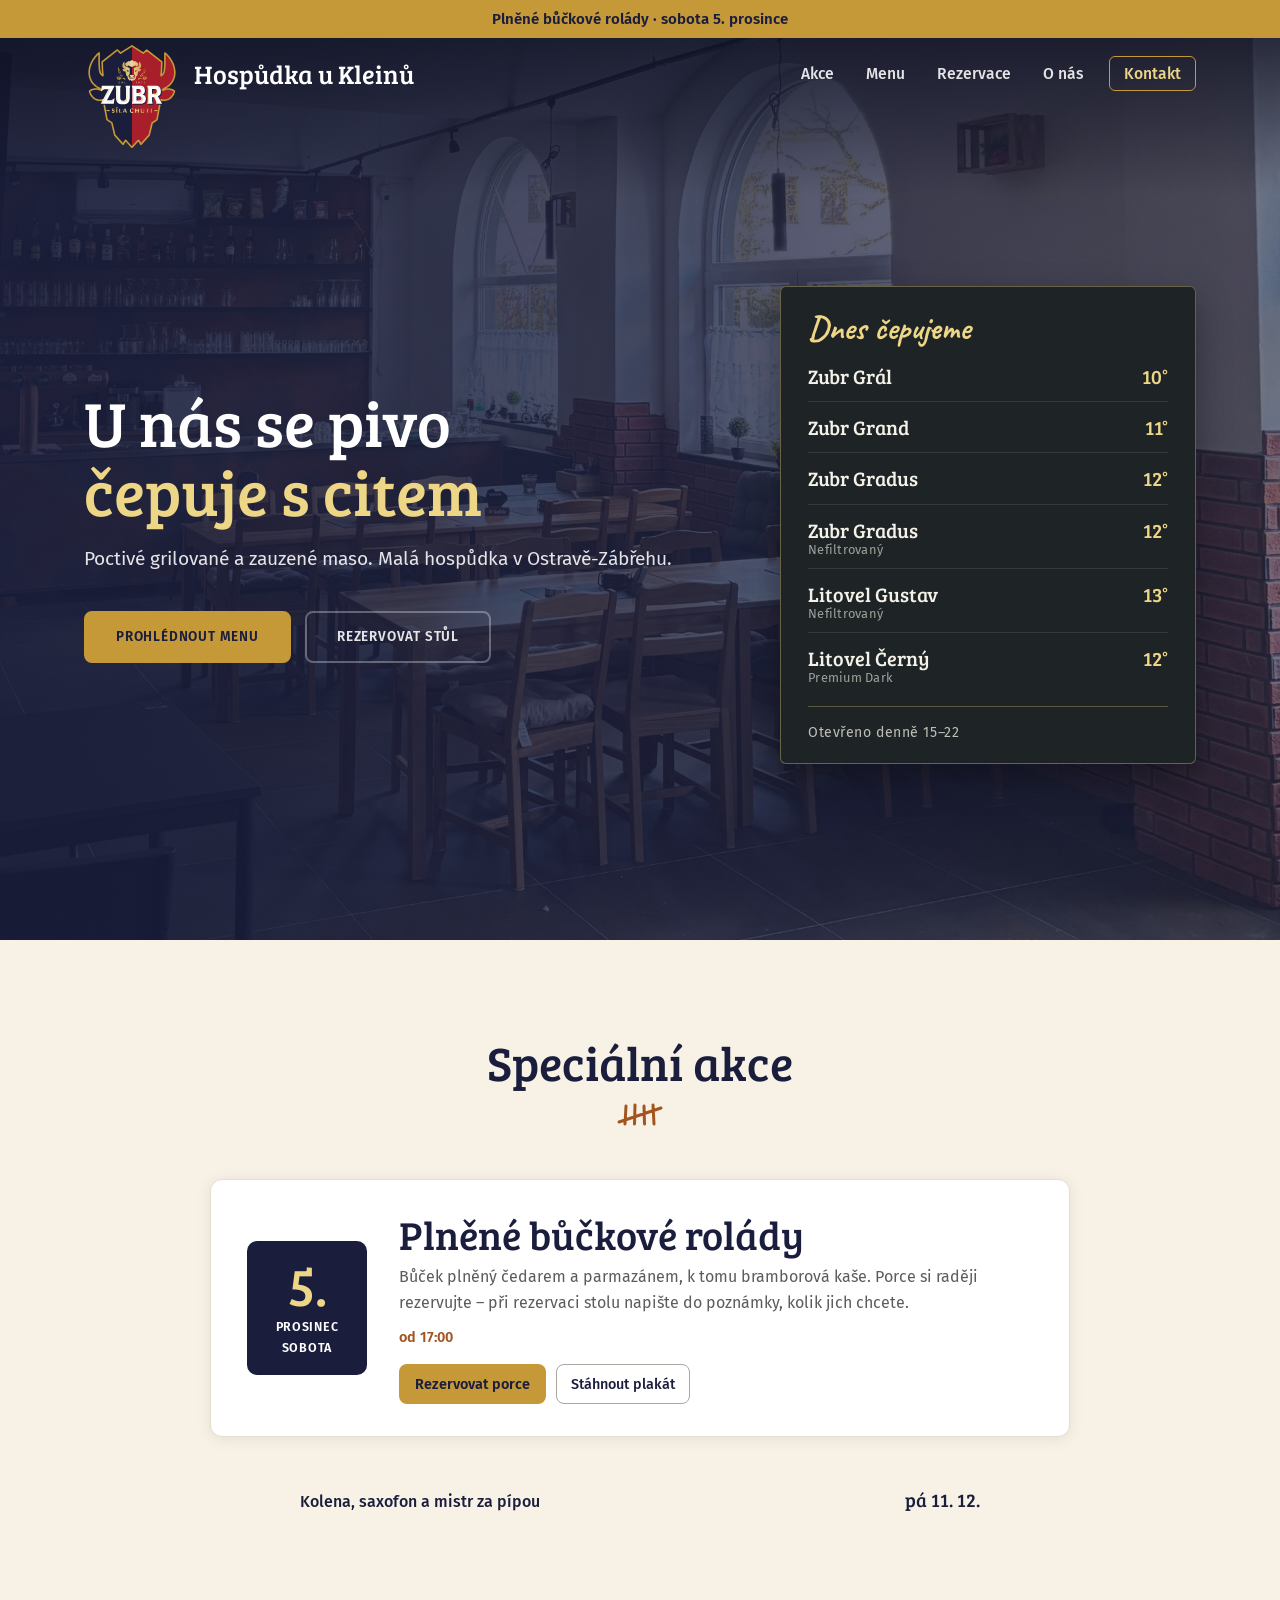
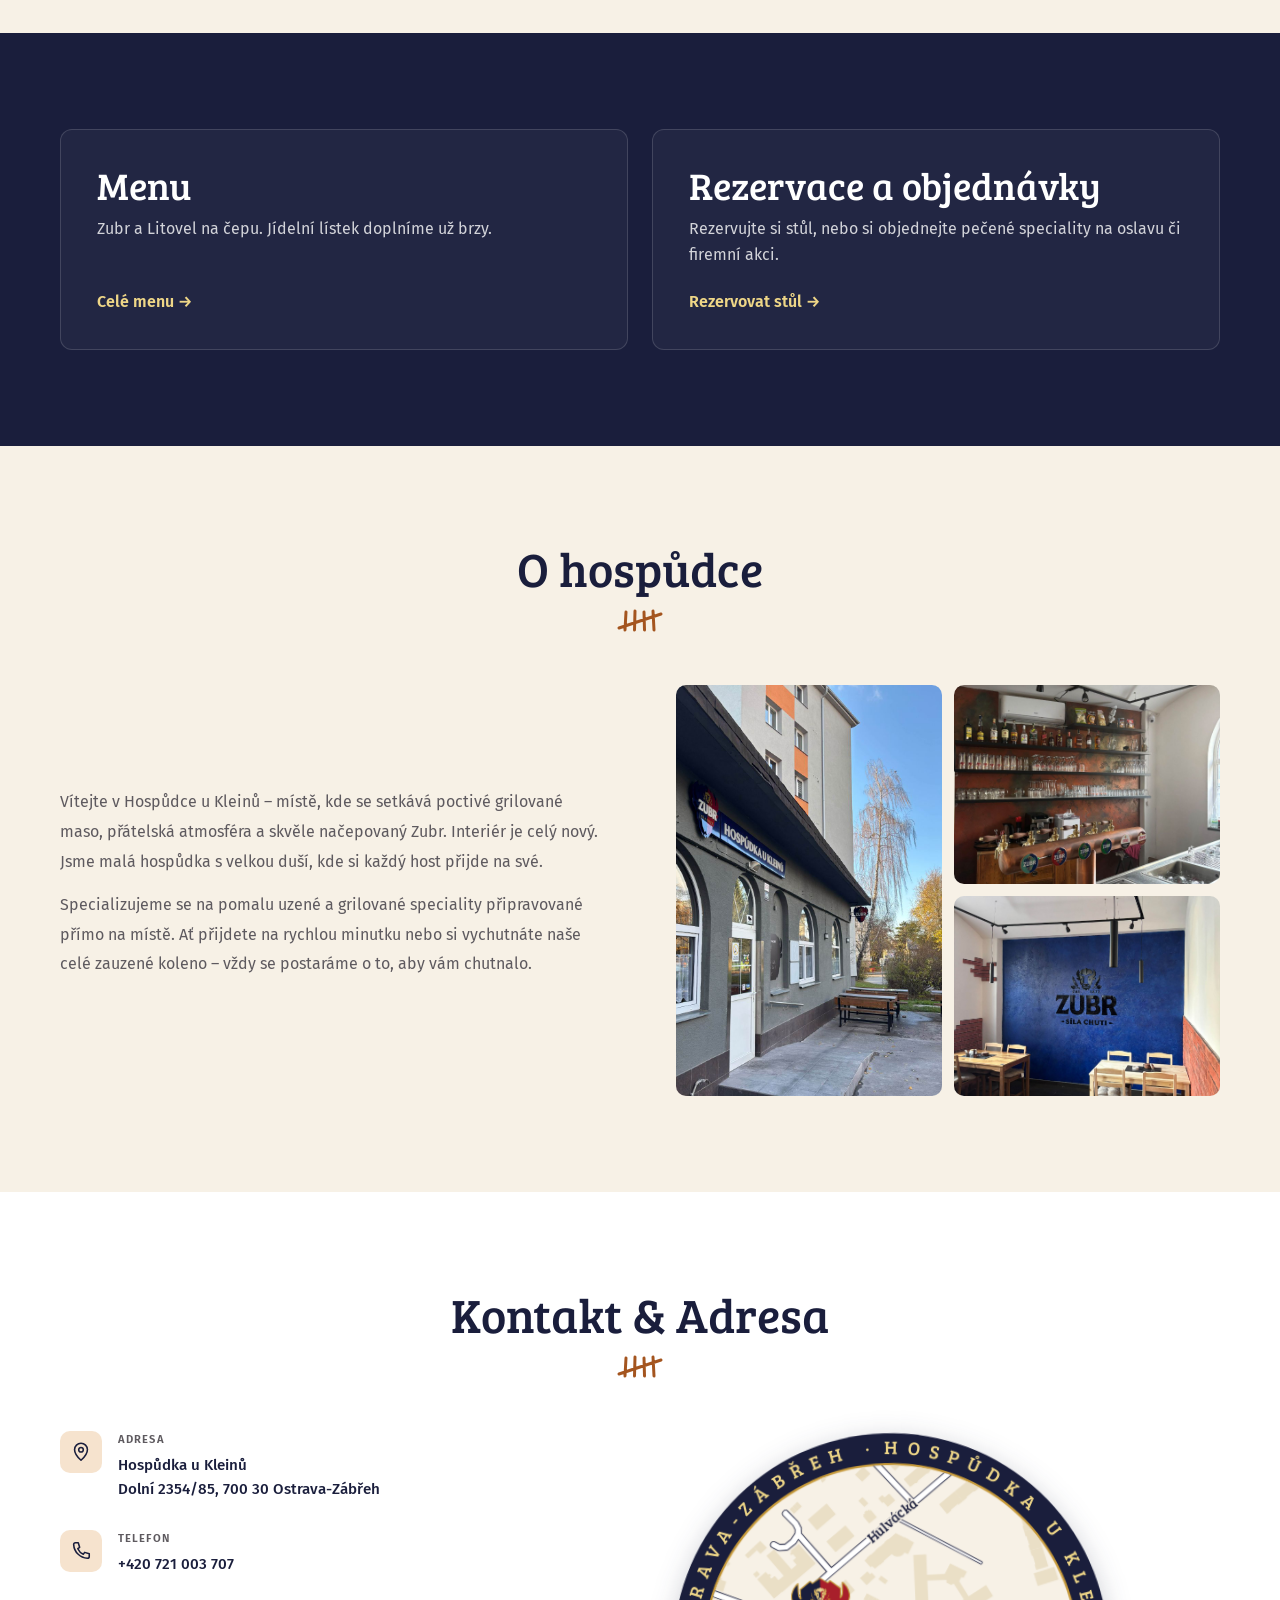
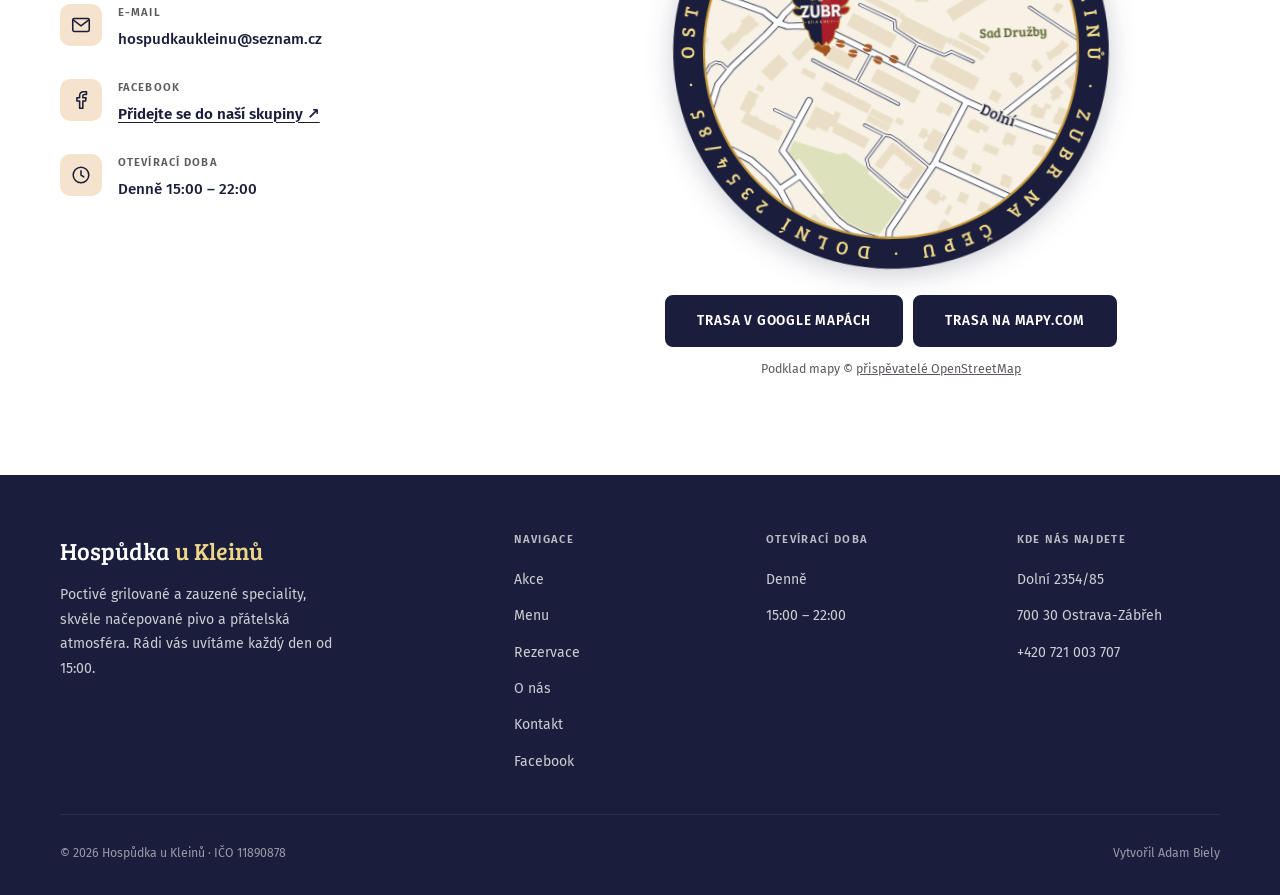
<file: index.html>
<!DOCTYPE html>
<html lang="cs">
<head>
  <meta charset="UTF-8" />
  <meta name="viewport" content="width=device-width, initial-scale=1.0" />
  <title>Hospůdka u Kleinů – Ostrava-Zábřeh</title>
  <meta name="description" content="Hospůdka u Kleinů v Ostravě-Zábřehu: grilované a zauzené maso, Zubr na čepu, speciální akce a jídlo na objednávku. Otevřeno denně 15:00–22:00." />
  <!-- náhled při sdílení odkazu (Facebook, WhatsApp, Messenger) -->
  <meta property="og:type" content="website" />
  <meta property="og:site_name" content="Hospůdka u Kleinů" />
  <meta property="og:locale" content="cs_CZ" />
  <meta property="og:title" content="Hospůdka u Kleinů – Ostrava-Zábřeh" />
  <meta property="og:description" content="Hospůdka u Kleinů v Ostravě-Zábřehu: grilované a zauzené maso, Zubr na čepu, speciální akce a jídlo na objednávku. Otevřeno denně 15:00–22:00." />
  <meta property="og:url" content="https://hospudkaukleinu.cz/" />
  <meta property="og:image" content="https://hospudkaukleinu.cz/assets/sdileni.png" />
  <meta property="og:image:width" content="1200" />
  <meta property="og:image:height" content="630" />
  <meta property="og:image:alt" content="Hospůdka u Kleinů, Ostrava-Zábřeh. Zubr na čepu." />
  <meta name="twitter:card" content="summary_large_image" />
  <link rel="canonical" href="https://hospudkaukleinu.cz/" />
  <link rel="icon" href="assets/stit.svg" type="image/svg+xml" />
  <link rel="preconnect" href="https://fonts.googleapis.com" />
  <link rel="preconnect" href="https://fonts.gstatic.com" crossorigin />
  <link rel="stylesheet" href="style.css">
  <link href="https://fonts.googleapis.com/css2?family=Bree+Serif&family=Caveat:wght@700&family=Fira+Sans:wght@300;400;500;600&display=swap" rel="stylesheet" />
</head>

<body>
<!-- ══════════════ PROUŽEK S NOVINKOU ══════════════ -->
<a href="#akce" class="strip" id="strip" hidden></a>

<!-- ══════════════ NAVBAR ══════════════ -->
<nav class="nav nav-over" id="nav">
  <div class="nav-inner">
    <a href="#" class="nav-logo">
      <span class="logo-shield"><img src="assets/stit.svg" alt="" class="ls-bg"><img src="assets/zubr-logo.svg" alt="Zubr" class="ls-logo"></span>
      <span>Hospůdka u&nbsp;<em>Kleinů</em></span>
    </a>
    <ul class="nav-links">
      <li><a href="#akce">Akce</a></li>
      <li><a href="/menu">Menu</a></li>
      <li><a href="/rezervace">Rezervace</a></li>
      <li><a href="#o-nas">O&nbsp;nás</a></li>
      <li><a href="#kontakt" class="cta">Kontakt</a></li>
    </ul>
    <button class="burger" id="burger" aria-label="Otevřít menu">
      <span></span><span></span><span></span>
    </button>
  </div>

  <!-- mobile drawer -->
  <div class="mob-menu" id="mobMenu">
    <a href="#akce" onclick="closeMob()">Akce</a>
    <a href="/menu" onclick="closeMob()">Menu</a>
    <a href="/rezervace" onclick="closeMob()">Rezervace</a>
    <a href="#o-nas" onclick="closeMob()">O nás</a>
    <a href="#kontakt" onclick="closeMob()">Kontakt</a>
  </div>
</nav>

<!-- ══════════════ HERO ══════════════ -->
<section class="hero hero-under" id="uvod">
  <div class="hero-img" id="heroImg"></div>
  <div class="hero-content">
    <div class="hero-main">
      <h1>U&nbsp;nás se pivo<br><em>čepuje s&nbsp;citem</em></h1>
      <p class="hero-sub">Poctivé grilované a&nbsp;zauzené maso. Malá hospůdka v&nbsp;Ostravě-Zábřehu.</p>
      <div class="hero-btns">
        <a href="/menu" class="btn btn-fill">Prohlédnout menu</a>
        <a href="/rezervace" class="btn btn-outline">Rezervovat stůl</a>
      </div>
    </div>

    <aside class="hero-tap">
      <div class="tabule">
        <h2 class="tabule-h">Dnes čepujeme</h2>
        <ul class="tabule-list" id="tabuleList">
          <li><span class="t-name">Zubr Grál</span><span class="t-deg">10°</span></li>
          <li><span class="t-name">Zubr Grand</span><span class="t-deg">11°</span></li>
          <li><span class="t-name">Zubr Gradus</span><span class="t-deg">12°</span></li>
          <li><span class="t-name">Zubr Gradus <small>Nefiltrovaný</small></span><span class="t-deg">12°</span></li>
          <li><span class="t-name">Litovel Gustav <small>Nefiltrovaný</small></span><span class="t-deg">13°</span></li>
          <li><span class="t-name">Litovel Černý <small>Premium Dark</small></span><span class="t-deg">12°</span></li>
        </ul>
        <p class="tabule-cas">Otevřeno denně 15–22</p>
      </div>
    </aside>
  </div>
</section>

<!-- ══════════════ SPECIÁLNÍ AKCE ══════════════ -->
<section id="akce">
  <div class="container">
    <div class="sec-header">
      <h2 class="title">Speciální akce</h2>
      <div class="divider"></div>
    </div>
    <div id="akceObsah"></div>
  </div>
</section>

<!-- ══════════════ ROZCESTNÍK ══════════════ -->
<section id="rozcestnik">
  <div class="container">
    <div class="rc-grid">
      <a class="rc-card" href="/menu">
        <span class="rc-title">Menu</span>
        <span class="rc-text">Zubr a&nbsp;Litovel na čepu. Jídelní lístek doplníme už brzy.</span>
        <span class="rc-go">Celé menu →</span>
      </a>
      <a class="rc-card" href="/rezervace">
        <span class="rc-title">Rezervace a&nbsp;objednávky</span>
        <span class="rc-text">Rezervujte si stůl, nebo si objednejte pečené speciality na oslavu či firemní akci.</span>
        <span class="rc-go">Rezervovat stůl →</span>
      </a>
    </div>
  </div>
</section>

<!-- ══════════════ O NÁS ══════════════ -->
<section id="o-nas">
  <div class="container">
    <div class="sec-header">
      <h2 class="title">O hospůdce</h2>
      <div class="divider"></div>
    </div>
    <div class="about-grid">
      <div class="about-text">
        <p>
          Vítejte v Hospůdce u Kleinů – místě, kde se setkává poctivé grilované maso,
          přátelská atmosféra a skvěle načepovaný Zubr. Interiér je celý nový. Jsme malá hospůdka s velkou duší,
          kde si každý host přijde na své.
        </p>
        <p>
          Specializujeme se na pomalu uzené a grilované speciality připravované přímo na místě.
          Ať přijdete na rychlou minutku nebo si vychutnáte naše celé zauzené koleno –
          vždy se postaráme o to, aby vám chutnalo.
        </p>
      </div>
      <div class="photo-mosaic" id="mozaika">
        <div class="ph">Fotky brzy</div>
        <div class="ph">Fotky brzy</div>
        <div class="ph">Fotky brzy</div>
      </div>
    </div>
  </div>
</section>

<!-- ══════════════ KONTAKT ══════════════ -->
<section id="kontakt">
  <div class="container">
    <div class="sec-header">
      <h2 class="title">Kontakt &amp; Adresa</h2>
      <div class="divider"></div>
    </div>

    <div class="contact-grid">
      <!-- INFO -->
      <div class="contact-items">
        <div class="citem">
          <div class="cicon"><svg viewBox="0 0 24 24" aria-hidden="true"><path d="M12 21s7-6.2 7-11.5A7 7 0 0 0 5 9.5C5 14.800 12 21 12 21z"/><circle cx="12" cy="9.500" r="2.500"/></svg></div>
          <div>
            <div class="ci-lbl">Adresa</div>
            <div class="ci-val">
              Hospůdka u Kleinů<br>
              Dolní 2354/85, 700 30 Ostrava-Zábřeh
            </div>
          </div>
        </div>
        <div class="citem js-tel-row" id="rowTel" hidden>
          <div class="cicon"><svg viewBox="0 0 24 24" aria-hidden="true"><path d="M6 3h3l1.500 5-2 1.500a12 12 0 0 0 6 6l1.500-2 5 1.500v3a2 2 0 0 1-2 2A16 16 0 0 1 4 5a2 2 0 0 1 2-2z"/></svg></div>
          <div>
            <div class="ci-lbl">Telefon</div>
            <div class="ci-val">
              <a id="linkTel" class="js-tel"></a>
            </div>
          </div>
        </div>
        <div class="citem" id="rowMail" hidden>
          <div class="cicon"><svg viewBox="0 0 24 24" aria-hidden="true"><rect x="3" y="5" width="18" height="14" rx="1.500"/><path d="M3.500 6.500 12 13l8.500-6.500"/></svg></div>
          <div>
            <div class="ci-lbl">E-mail</div>
            <div class="ci-val">
              <a id="linkMail"></a>
            </div>
          </div>
        </div>
        <div class="citem" id="rowFb">
          <div class="cicon"><svg viewBox="0 0 24 24" aria-hidden="true"><path d="M14 21v-8h3l.500-3.500H14V7.500C14 6.500 14.500 6 15.500 6H18V3h-3c-2.800 0-4.500 1.700-4.500 4.300v2.200H7.500V13h3v8z"/></svg></div>
          <div>
            <div class="ci-lbl">Facebook</div>
            <div class="ci-val"><a href="https://www.facebook.com/groups/791222916589231/" target="_blank" rel="noopener" class="ci-odkaz">Přidejte se do naší skupiny <span aria-hidden="true">↗</span></a></div>
          </div>
        </div>
        <div class="citem">
          <div class="cicon"><svg viewBox="0 0 24 24" aria-hidden="true"><circle cx="12" cy="12" r="8.500"/><path d="M12 7.500V12l3 2"/></svg></div>
          <div>
            <div class="ci-lbl">Otevírací doba<span class="od-otevreni"></span></div>
            <div class="ci-val">
              Denně 15:00 – 22:00
            </div>
          </div>
        </div>
      </div>

      <!-- MAPA: pivní tácek, podklad z OpenStreetMap -->
      <div class="mapa-wrap">
        <svg class="mapa" viewBox="0 0 800 800" role="img" aria-label="Nakreslená mapa okolí: Hospůdka u Kleinů stojí v ulici Dolní v Ostravě-Zábřehu, poblíž křižovatky s ulicemi Zimmlerova a Hulvácká.">
          <defs>
            <clipPath id="mapaKruh"><circle cx="400" cy="400" r="338"/></clipPath>
            <path id="mapaOkraj" d="M400 42a358 358 0 1 1-.01 0"/>
            <g id="kopyto"><path d="M-1.300 8C-6.500 8.500-8 2-6.300-3.500-5.300-7-3.300-8.800-2-9-.8-6-.6 3-1.300 8Z"/><path d="M1.300 8C6.500 8.500 8 2 6.300-3.500 5.300-7 3.300-8.800 2-9 .8-6 .6 3 1.300 8Z"/></g>
            <path id="ul0" d="M520.5 488.7L527.4 492.6L534.3 496.6L541 499.9L547.7 503.2L554.4 506.5L561.1 509.9L567.8 513.2L574.5 516.5L581.2 519.8L587.9 523.1L594.6 526.4L602 529.4L609.4 532.4L616.8 535.4L624.2 538.4L631.6 541.4L639 544.4L646.4 547.4L653.8 550.4L661.2 553.4"/><path id="ul1" d="M195.9 341.5L199.9 336.5L203.9 331.4L207.8 326.4L213.8 321.1L219.7 315.7L225.7 310.4L229.3 307.1L234.1 303.2L239.8 298.6L245.4 294L251 289.4L256.7 284.8L262.3 280.2L268 275.6L273.6 270.9L279.3 266.3L284.9 261.7L290.6 257.1L296.2 252.5L302.2 247.8L308.1 243.1L314.1 238.3L320.1 233.6L326 228.9L332 224.1L337.9 219.4L343.9 214.7L349.9 210L355.8 205.2L361.8 200.5L367.8 195.8L373.7 191L379.7 186.3L385.6 181.6L391.6 176.9L397.6 172.1L403.5 167.4L409.5 162.7L415.5 157.9L421.2 153.8L426.9 149.6L432.6 145.4L438.4 141.2L444.1 137L449.8 132.8L456 128L462.1 123.1L468.2 118.3L474.4 113.4L480.5 108.6"/>
          </defs>
          <circle cx="400" cy="400" r="396" fill="#1A1E3C"/>
          <circle cx="400" cy="400" r="342" fill="#C59838"/>
          <text class="m-rim"><textPath href="#mapaOkraj" textLength="2225" lengthAdjust="spacing">HOSPŮDKA U KLEINŮ  ·  ZUBR NA ČEPU  ·  DOLNÍ 2354/85  ·  OSTRAVA-ZÁBŘEH  ·  </textPath></text>
          <g clip-path="url(#mapaKruh)">
            <rect width="800" height="800" fill="#F7F1E6"/>
            <g fill="#DDE2BC"><path d="M672.2 -259.2L652.9 -147L635.7 -59.1L626.9 -31.1L635.9 1.9L623.1 11.5L633.8 32.5L639.7 40.5L712.8 138.8L745.7 255.3L740.7 261.8L839.4 333.8L860.7 318.6L865.3 344L876.2 382.3L885.4 371.5L869.9 262.7L851 164.3L817.6 53.3L792.7 -18.6L764.2 -87.9L724.3 -173L672.2 -259.2Z"/><path d="M367.7 731.2L410 677L406.6 672.3L349.4 620.7L353.9 615.7L310.5 581.8L297.8 584.7L217.9 557.4L207.4 577.9L219.2 593.5L226.5 589.7L269.1 652L261.8 656.7L307.3 706.3L342 726.7L367.7 731.2Z"/></g>
            <g fill="#EADFC6"><path d="M261.5 733.3L276.5 720.2L270 713L272.7 710.6L265.9 702.9L263.4 705.1L250.7 690.7L235.5 703.9L252 722.6L261.5 733.3Z"/><path d="M52.1 399.1L59.9 384.9L62.2 386.2L65 381.1L62.7 379.8L70.5 365.9L52.7 356.2L34.3 389.3L52.1 399.1Z"/><path d="M306.5 466.5L317.9 472.8L318.4 471.8L323.2 474.4L322.5 475.7L333.8 481.8L325.5 496.8L298 481.6L306.5 466.5Z"/><path d="M472.8 724.7L476.8 720L476.4 719.6L476.4 719.5L481.8 713.2L482.2 713.6L486.4 708.9L512 730.7L512.4 734L529 748.3L518.4 760.6L514.3 757.1L513.2 758L512.1 758.7L509.1 759.6L507.7 759.5L506.4 759.2L504.9 758.5L502.6 756.9L494.8 750.1L498.1 746.4L490 739.4L484.4 745.9L471.2 734.2L471.3 733.5L471.6 733L476 727.5L472.8 724.7Z"/><path d="M138.5 505.2L148.7 510.9L149.9 508.8L155.7 512L154.4 514.3L165.8 520.5L156 538L122.8 519.5L132.8 502L138.5 505.2Z"/><path d="M333.8 481.8L345.4 488.2L345.9 487.4L350.4 489.9L349.9 490.7L361.4 497L353 512L325.5 496.8L333.8 481.8Z"/><path d="M90.6 374L112.3 355.7L114.8 358.5L118.9 355L129.2 366.9L125.1 370.5L126.4 372.1L104.6 390.5L90.6 374Z"/><path d="M165.8 520.5L179.8 528.3L181 526.1L186.1 528.9L184.8 531.2L198.8 539L189.1 556.3L156 538L165.8 520.5Z"/><path d="M525.1 682.8L514.1 677.4L513.4 678.7L511.1 677.6L511.8 676.2L510 675.4L518 659.5L533.1 667L525.1 682.8Z"/><path d="M412.9 453.1L451.2 474.8L438.4 497.1L400 475.4L412.9 453.1Z"/><path d="M231.9 412.5L218.3 398L247.8 370.6L259.3 382.9L262.9 386.6L258.9 390.3L256.3 392.7L254.9 391.2L231.9 412.5Z"/><path d="M501.4 686.7L493.5 702.4L487.1 697.9L495 682.8L501.4 686.7Z"/><path d="M270.7 466.2L279.2 451.1L290.8 457.7L291.2 456.9L295.7 459.5L295.3 460.1L306.5 466.5L298 481.6L270.7 466.2Z"/><path d="M451.9 667.4L463.3 653.3L464.6 654.3L466.5 651.9L469.8 654.5L470.6 653.5L481.8 662.4L478.8 666.2L482.5 669.2L486.5 664.2L492.1 668.7L485.3 677L480.1 672.9L471.7 683.2L451.9 667.4Z"/><path d="M361.6 452.4L374 430.9L412.9 453.1L400 475.4L361.1 453.2L361.6 452.4Z"/><path d="M180.6 447.5L163 429.1L195.5 398.6L213.1 417.1L180.6 447.5Z"/><path d="M156.7 471.7L139.2 462.3L121 495.6L132.8 502L138.5 505.2L146.1 491.3L148.3 492.5L151.3 487L149.1 485.8L156.7 471.7Z"/><path d="M287.2 543.3L291.5 535.7L284.6 531.9L278.3 543.2L260.8 533.5L256.7 540.8L250.9 536.9L250.7 537.4L240.1 530.9L259.8 495.8L290.9 513.1L295.3 505.4L305.2 510.9L296.9 525.7L355.4 558.4L345.7 575.6L287.2 543.3Z"/><path d="M452.5 541.2L443.8 555.9L454.9 562.4L457.8 557.6L462.6 560.3L457.5 568.9L455.6 567.8L452.1 573.7L454 574.7L452.2 577.9L471 588.9L491.3 554.5L472 543.3L465 555.2L460.3 552.4L463.2 547.5L452.5 541.2Z"/><path d="M487.3 494.8L494.9 499.3L495.5 498.3L503.2 502.8L502.7 503.7L510.3 508.1L501.9 522.3L489.8 515.3L488.3 517.9L477.4 511.5L487.3 494.8Z"/><path d="M546 694.8L554 678.4L571.2 686.6L563.3 703L546 694.8Z"/><path d="M167.9 458L156.2 452.2L151.5 461.7L163.2 467.4L167.9 458Z"/><path d="M362.5 502.8L367.6 505.7L361.6 516.3L356.4 513.5L362.5 502.8Z"/><path d="M408.5 532.9L402.6 529.6L407.9 520.3L413.7 523.7L408.5 532.9Z"/><path d="M257.6 446.9L251.6 443.6L257.1 434L263 437.3L257.6 446.9Z"/><path d="M118.9 355L126.4 348.6L124.7 346.8L132.2 340.4L128.5 336.2L133.8 331.6L134.5 332.5L143.5 324.7L146.6 328.3L147.9 327.2L155 335.3L154.4 335.8L157.7 339.6L158.5 338.9L162.3 343.3L158 347L157.2 346L138.2 362.4L136.6 360.6L129.2 366.9L118.9 355Z"/><path d="M415.2 627.9L417.2 629.6L421.3 624.8L422.2 625.7L431.7 615.1L423.3 607.8L421 610.4L417.5 607.4L419.7 604.8L398.5 586.6L374.4 614.7L362.8 605L396.9 565.7L454.8 615.7L421.9 654.4L416.2 649.6L414 652.1L404.2 643.8L415 632.1L413.1 630.5L415.2 627.9Z"/><path d="M649.3 594.3L652.6 585.6L651 584.9L652.4 581.4L655.8 580L656.7 577.3L666 580.9L666.4 579.8L675.5 583.8L671.8 592.9L678.1 595.5L672.3 610.5L664.7 607.6L667.1 601.4L660.7 598.8L660.3 599.9L654.6 597.5L655.1 596.5L649.3 594.3Z"/><path d="M605.1 657.5L611.9 642.9L610.1 642.1L612.4 637.3L595.6 629.5L591.6 638L593.6 639L588.5 649.9L605.1 657.5Z"/><path d="M551.2 631.3L558.7 616.3L541.8 608L539 613.7L541 614.7L536.4 624.1L551.2 631.3Z"/><path d="M605.4 557.6L606.3 555.3L615.6 559L615.3 559.6L623 562.6L615.9 580.4L604.9 576.1L603.6 579.3L598.3 577.3L598.8 575.8L595.6 574.6L602.7 556.5L605.4 557.6Z"/><path d="M529.6 584.5L533.7 586.9L524.3 602.8L504.1 591L513.7 574.9L529.7 584.2L529.6 584.5Z"/><path d="M591 584.5L585.2 597.2L560.3 586L566 573.3L591 584.5Z"/><path d="M532.5 543.6L553.3 555.4L558.3 546.8L562.5 549.2L561.5 550.9L568 554.6L574 544.2L545.5 528L543.6 531.3L540.6 529.5L532.5 543.6Z"/><path d="M688.6 540L705.7 546.4L714.5 523.4L716.6 517.7L702 512.2L697.5 524L695.1 523.1L688.6 540Z"/><path d="M686.5 494.2L691.6 501.1L697.8 496.6L699.3 498.5L705.7 493.8L704.1 491.6L710.3 487.1L699.9 473L685.4 483.6L690.9 491L686.5 494.2Z"/><path d="M671.9 533.4L663.4 530.2L661.6 530.9L658.1 529.6L657.2 527.8L648.8 524.5L652.5 515.2L649.9 514.3L652.9 507.7L655.2 508.6L656.9 504.9L662.6 507.2L661.7 509.5L667.4 511.8L673.2 514.1L677.1 504.9L688.4 509.3L685.6 516.6L679.5 514.2L671.9 533.4Z"/><path d="M728.1 486.6L712.6 465.9L729.8 453.3L728.7 451.8L736.3 446.2L754.7 470.8L742.2 479.9L739 475.7L729.7 482.5L731.1 484.4L728.1 486.6Z"/><path d="M706.7 415.7L701.5 419.5L700.5 418.2L689.9 426L690.3 426.5L688.4 427.9L683.3 421L685.2 419.6L681 413.9L686.3 410L687.7 411.8L698.1 404.2L706.7 415.7Z"/><path d="M663 448.2L675.2 439.1L663.4 423.5L661.2 425.1L660.5 424.1L654.9 428.3L657.2 431.4L652.7 434.7L663 448.2Z"/><path d="M706.7 415.7L698.1 404.2L708.6 396.3L707.2 394.5L712.6 390.5L717.2 396.8L719.2 395.3L723.9 401.7L721.9 403.1L721.6 402.7L710.8 410.6L711.8 411.9L707 415.5L706.7 415.7Z"/><path d="M640.3 464.6L625.5 475.5L612 457.4L616.4 454.1L613.8 450.5L619.6 446.2L620.7 447.7L624.2 445.1L625.9 447.4L626.8 446.7L631 452.3L633.5 450.5L638.5 457.1L636 458.9L640.3 464.6Z"/><path d="M598.8 485.5L590.1 501L574.2 492.2L583 476.3L598.8 485.5Z"/><path d="M540.1 132.3L532 138.3L531 137L517.6 147.4L518.5 148.5L510.7 154.6L496.7 136.7L525.9 113.9L540.1 132.3Z"/><path d="M470.2 263.7L502.6 263.5L513 244.7L543 260.6L536.7 271.4L532.4 270L528.2 277.5L544.5 305.6L576.9 286.3L588.9 306.4L514.8 350.1L502.6 330.2L535.9 310.9L518.3 281.4L513.5 283.8L505.3 279.3L505.3 274.1L470.4 274.1L470.9 312.3L447.7 312.5L446.6 226.8L470.2 226.4L470.2 263.7Z"/><path d="M584.6 69.4L598.7 87.6L590.7 93.7L589.6 92.3L576 102.7L577.1 104.1L569.3 110L555.2 91.8L584.6 69.4Z"/><path d="M671.7 184.9L681.5 220.6L659.3 226.6L656.5 216.8L658.2 216.4L653.7 200.1L652.2 200.5L649.6 190.9L671.7 184.9Z"/><path d="M671.7 184.9L649.6 190.9L646.8 181.5L648.5 181.1L644.1 165L642.3 165.5L639.5 155.5L661.9 149.5L671.7 184.9Z"/><path d="M681.5 220.6L691.3 256L669.1 262.1L666.4 252.2L668 251.8L663.6 235.7L661.9 236.2L659.3 226.6L681.5 220.6Z"/><path d="M702 257.6L709 280.8L670.8 291.3L664.3 268.1L702 257.6Z"/><path d="M555.2 91.8L569.3 110L561.4 116L560.4 114.8L546.9 125.1L547.9 126.3L540.1 132.3L525.9 113.9L555.2 91.8Z"/><path d="M341 188.9L305.6 216.8L289.6 196.8L325 168.9L341 188.9Z"/><path d="M157.2 202L162.7 208.2L146.2 222.8L140.7 216.6L157.2 202Z"/><path d="M465.8 358.3L453.1 380.7L414.3 358.8L423.4 344L427.2 336.8L465.8 358.3Z"/><path d="M113.8 230.9L108.1 236L99.1 226L104.9 220.9L113.8 230.9Z"/><path d="M169.3 191.5L181.2 204.7L169 215.4L162.7 208.2L157.2 202L169.3 191.5Z"/><path d="M411.6 372.5L398.9 394.6L360.2 372.7L372.9 350.5L411.6 372.5Z"/><path d="M87.1 256.4L88.2 253.4L97.4 256.7L96.2 260.3L105.1 263.4L98.6 281.4L73 272.4L79.7 253.8L87.1 256.4Z"/><path d="M504.8 380.3L501 387.4L492.1 402.4L453.1 380.7L465.8 358.3L504.8 380.3Z"/><path d="M406.6 113.6L417.2 126.6L403.2 137.9L395.7 128.6L393.4 130.5L386.6 122.1L394.2 116.1L397.9 120.6L406.6 113.6Z"/><path d="M308.4 148L273.1 175.9L257.1 155.9L292.4 128.1L308.4 148Z"/><path d="M361.1 63L373.8 76.4L358.5 90.8L345.7 77.4L361.1 63Z"/><path d="M368.2 130L360.8 136.6L350.4 125.1L357.8 118.5L368.2 130Z"/><path d="M292.4 84.6L286.3 89.8L282.9 85.8L284.3 84.6L289 80.6L291.3 83.3L292.4 84.6Z"/><path d="M398.8 272L393.6 278.3L381.7 268.6L386.9 262.3L398.8 272Z"/><path d="M237.7 140.2L232.6 144.6L224.9 135.9L229.8 131.6L237.7 140.2Z"/><path d="M356.4 58.1L348.2 65.6L346.2 67.4L339.3 60L349.5 50.7L356.4 58.1Z"/><path d="M370.7 143.8L372.4 142.5L382.8 156.1L368.5 167L358.2 153.7L359.5 152.7L357.9 150.7L361.9 147.7L360.4 145.9L364.4 142.8L365.6 144.4L369.2 141.7L370.7 143.8Z"/><path d="M439.6 198.2L439.2 198.9L448.6 204.1L437 225L430.9 221.8L427.4 225.9L422.5 228.5L417 229L411.8 227.4L407.5 223.9L392.3 236.3L392.8 236.9L385.4 242.9L384.9 242.3L376.4 249.2L370.9 244.6L368.3 246.7L357.5 233.6L362.4 229.7L361.8 229.1L369.2 223.1L369.7 223.6L378.8 216.3L378.4 215.6L385.7 209.6L386.2 210.2L395.3 202.8L394.8 202.2L402.2 196.3L402.7 196.8L415.9 186.1L430.8 194.3L431.2 193.6L439.6 198.2Z"/><path d="M242.4 136L237.7 140.2L229.8 131.6L234.4 127.4L242.4 136Z"/><path d="M239.3 199.5L269 236.1L247.3 253.4L247.2 253.3L226.4 270L226.3 269.9L206.1 286L205.7 285.5L190.9 297.4L161.5 261L177.4 248.3L182 254L184.4 252.1L187 255.2L184.3 257.4L187.3 261.1L193.4 256.2L200 264.3L209.9 256.4L179.7 219.1L194 207.7L224.4 245.2L234.1 237.5L227.4 229.2L233.4 224.5L227.8 217.5L225 219.7L222.5 216.6L225.4 214.2L223.6 212L239.3 199.5Z"/><path d="M559.6 455.1L546.8 477.1L508 455.5L520.7 433.3L559.6 455.1Z"/><path d="M520.7 433.3L508 455.5L469.2 433.7L481.8 411.5L520.7 433.3Z"/><path d="M161.5 245.9L166.8 252.3L159.6 258.2L154.3 251.7L161.5 245.9Z"/><path d="M367 259.2L369.9 256.7L376.7 264.4L360 278.9L348.3 265.6L362.1 253.6L367 259.2Z"/><path d="M491.2 67.9L482.3 74.7L480.6 77.7L479 79.3L476.2 79.7L460.2 92.1L458.3 96.2L453.8 97.2L445.5 103.5L433.9 88.7L479.2 52.9L491.2 67.9Z"/><path d="M285.5 67L296.2 78.9L291.3 83.3L289 80.6L280.6 71.3L285.5 67Z"/><path d="M431.4 60.8L418.7 72.3L390.7 41.7L403.4 30.2L431.4 60.8Z"/><path d="M239.2 123.1L247.1 131.7L242.4 136L234.4 127.4L239.2 123.1Z"/><path d="M322.1 267.4L338.2 287.5L301 316.8L284.9 296.7L322.1 267.4Z"/><path d="M709.8 326L711.2 324.1L716.2 327.7L705.9 341.8L695.8 334.6L704.7 322.3L709.8 326Z"/><path d="M372.9 350.5L360.2 372.7L321.2 350.5L334 328.3L372.9 350.5Z"/><path d="M289 80.6L284.3 84.6L276.1 75.4L280.6 71.3L289 80.6Z"/><path d="M387.3 309.5L381.3 320.4L376.6 317.5L382.7 306.8L387.3 309.5Z"/><path d="M410.6 322.4L404.5 333.2L399.7 330.6L405.8 320L410.6 322.4Z"/><path d="M391.9 312.1L396.7 314.7L390.5 325.4L385.8 322.7L391.9 312.1Z"/><path d="M530.4 389.8L524.4 400.4L519.6 397.9L525.8 387L530.4 389.8Z"/><path d="M553.6 402.6L547.6 413.2L543 410.7L549 399.9L553.6 402.6Z"/><path d="M533.7 373.1L527.9 383.2L522.2 380.1L527.9 369.7L533.7 373.1Z"/><path d="M556.7 386L550.9 396.4L546.3 393.7L552.1 383.6L556.7 386Z"/><path d="M538.3 375.7L542.9 378.4L537 388.5L532.3 385.8L538.3 375.7Z"/><path d="M561.5 388.6L566 391.3L560.2 401.6L555.4 399L561.5 388.6Z"/><path d="M552.1 383.6L546.3 393.7L541.7 391.2L547.6 380.7L552.1 383.6Z"/><path d="M405.8 320L399.7 330.6L395.2 328.2L401.3 317.4L405.8 320Z"/><path d="M539.7 394.9L533.6 405.5L529 403.1L535.2 392.1L539.7 394.9Z"/><path d="M576.2 397.1L570 407.3L565.4 404.7L571.3 394.3L576.2 397.1Z"/><path d="M373.1 301.1L366.8 312.3L360.3 308.5L366.4 297.6L373.1 301.1Z"/><path d="M415.3 325.3L409.1 336.1L404.5 333.2L410.6 322.4L415.3 325.3Z"/><path d="M530.4 389.8L535.2 392.1L529 403.1L524.4 400.4L530.4 389.8Z"/><path d="M420.2 328.2L414.1 338.8L409.1 336.1L415.3 325.3L420.2 328.2Z"/><path d="M382.7 306.8L376.6 317.5L371.9 314.8L378.1 304L382.7 306.8Z"/><path d="M521.2 384.5L525.8 387L519.6 397.9L515 395.3L521.2 384.5Z"/><path d="M387.3 309.5L391.9 312.1L385.8 322.7L381.3 320.4L387.3 309.5Z"/><path d="M556.7 386L561.5 388.6L555.4 399L550.9 396.4L556.7 386Z"/><path d="M549 399.9L543 410.7L538.3 408.2L544.4 397.3L549 399.9Z"/><path d="M576.2 397.1L580.7 400L575 410L570 407.3L576.2 397.1Z"/><path d="M571.3 394.3L565.4 404.7L560.2 401.6L566 391.3L571.3 394.3Z"/><path d="M366.4 297.6L360.3 308.5L353.5 304.6L359.7 293.8L366.4 297.6Z"/><path d="M558.4 405.1L552.3 415.8L547.6 413.2L553.6 402.6L558.4 405.1Z"/><path d="M538.3 375.7L532.3 385.8L527.9 383.2L533.7 373.1L538.3 375.7Z"/><path d="M521.2 384.5L515 395.3L510 392.3L516 381.7L521.2 384.5Z"/><path d="M539.7 394.9L544.4 397.3L538.3 408.2L533.6 405.5L539.7 394.9Z"/><path d="M373.1 301.1L378.1 304L371.9 314.8L366.8 312.3L373.1 301.1Z"/><path d="M547.6 380.7L541.7 391.2L537 388.5L542.9 378.4L547.6 380.7Z"/><path d="M396.7 314.7L401.3 317.4L395.2 328.2L390.5 325.4L396.7 314.7Z"/><path d="M563.6 408.1L562.3 410L557.4 418.7L552.3 415.8L558.4 405.1L563.6 408.1Z"/><path d="M570.4 414.6L570.4 417.7L567.8 418.7L565.4 423L557.4 418.7L562.3 410L570.4 414.6Z"/><path d="M427.3 334.1L426.1 336.3L427.2 336.8L423.4 344L415.7 339.8L421 330.4L427.3 334.1Z"/><path d="M507.7 379.2L513.9 382.7L508.6 391.9L501 387.4L504.8 380.3L506.7 381.1L507.7 379.2Z"/><path d="M388.1 546L383.1 543.2L388.8 533L393.8 535.7L388.1 546Z"/><path d="M383.1 543.2L378.4 540.6L384.1 530.3L388.8 533L383.1 543.2Z"/><path d="M378.4 540.6L373.8 538L379.5 527.8L384.1 530.3L378.4 540.6Z"/><path d="M373.8 538L369.2 535.4L374.9 525.2L379.5 527.8L373.8 538Z"/><path d="M369.2 535.4L364.5 532.8L370.2 522.6L374.9 525.2L369.2 535.4Z"/><path d="M364.5 532.8L359.9 530.3L365.6 520L370.2 522.6L364.5 532.8Z"/><path d="M359.9 530.3L355.2 527.7L361 517.5L365.6 520L359.9 530.3Z"/><path d="M355.2 527.7L350.1 524.8L355.8 514.6L361 517.5L355.2 527.7Z"/><path d="M395.4 521.2L400.5 523.9L394.5 534.6L389.4 531.8L395.4 521.2Z"/><path d="M390.7 518.5L395.4 521.2L389.4 531.8L384.7 529.2L390.7 518.5Z"/><path d="M386.1 516L390.7 518.5L384.7 529.2L380.1 526.6L386.1 516Z"/><path d="M375.6 524.1L381.6 513.4L386.1 516L380.1 526.6L375.6 524.1Z"/><path d="M376.8 510.8L381.6 513.4L375.6 524.1L370.8 521.5L376.8 510.8Z"/><path d="M366.2 518.9L372.2 508.2L376.8 510.8L370.8 521.5L366.2 518.9Z"/><path d="M367.6 505.7L372.2 508.2L366.2 518.9L361.6 516.3L367.6 505.7Z"/><path d="M414.4 536.2L408.5 532.9L413.7 523.7L419.6 527L414.4 536.2Z"/><path d="M240.1 424.5L246.1 427.8L240.6 437.4L234.7 434.1L240.1 424.5Z"/><path d="M246.1 427.8L251.7 430.9L246.2 440.5L240.6 437.4L246.1 427.8Z"/><path d="M251.7 430.9L257.1 434L251.6 443.6L246.2 440.5L251.7 430.9Z"/></g>
            <g fill="none" stroke="#1A1E3C" stroke-linecap="round" stroke-linejoin="round">
              <path stroke-width="6" d="M654.8 329.6L672.6 342.4L760.3 404.3M569.1 245.2L538.9 228L415.5 157.9M449.2 389.2L427.8 425.4L423.5 432.9M334.5 454.6L360.9 409.8L365.6 401.8M-52.5 467.2L-23.8 476.1L0.4 483.7L17.5 485.5L34.5 474.7L70 415.1L80.8 409.5L91.2 411.8L98 418.3L104.8 425.1M423.6 673.4L418.1 669.6L412.1 665.5L387.6 642.7L356 613.2L351.9 609.3L348.9 594.7L383 552.7M347.7 533L371.3 546.4L383 552.7L394.5 555L406.2 562.5L461 610.6L465.9 614.9M257.4 411.5L274.6 421.6L334.5 454.6L410.1 496.9M346.7 314L408.7 345.7L409.2 360.9L449.2 389.2L496.6 411L509.6 405L548.5 424.7M185.1 499.5L192.2 503.2L227 521.5M96.8 803.2L88.7 791.8L77.4 775.9L87.1 760.5L100.3 749.8L141.1 652.3M690 137.1L717.7 232.1"/>
              <path stroke-width="13" d="M53 550L59.7 516.2L83.3 450.4L104.8 425.1L110.2 418.8L173.7 363.2L195.9 341.5M2.2 253.2L7.5 248.5L133.2 136.3L138.5 131.6L312.4 -22.8L317.6 -27.5L383.9 -87.9L401.6 -122L411.4 -179.4L411.6 -186.2L412.1 -205L411.5 -214L395.1 -467.9L395.2 -481.5M188.9 -156.2L242.3 -94.9L246.7 -90L306.2 -29L312.4 -22.8L317.1 -17.4L443.2 125.3L449.8 132.8M876.1 809.7L828.3 786.2L770.3 754.9L472.3 606.1M-71 -93.6L12.6 -2.4L65.4 60.8L69.7 66L128.2 130.8L133.2 136.3M846.1 628.3L594.6 526.4L534.3 496.6L423.5 432.9L365.6 401.8L292.1 362.7L260 349.7L212.9 348L195.9 341.5M195.9 341.5L207.8 326.4L225.7 310.4L229.3 307.1L234.1 303.2L296.2 252.5L415.5 157.9L449.8 132.8L596.9 16.5L604.6 4.5L610.2 -5.9L614.3 -13.7L623.6 -38.7L642.7 -150.8L644.3 -160.2M382.7 749L386.2 725.2L414.4 686.2L423.6 673.4L430.5 664L448.9 638.5L465.9 614.9L472.3 606.1L534.3 496.6M189 643.9L227.6 620.3M849.3 339.2L760.3 404.3L603.6 519.8L594.6 526.4M227.6 620.3L210.5 594.2L196.5 574.2L209.9 551.2L227 521.5L248 485.2M238.6 182L291.1 246.3L296.2 252.5M193.6 199.5L203.2 205L216.5 204.5L229.4 194.9L238.6 182L239.3 172.2L234.8 162.6L217.2 143.4M509 768.5L484.3 761.1L468.3 755.2L463.2 754.7L447.9 753.1L382.7 749L335.9 732.8L307.2 716.8L291.1 703L276.7 685.1L258.2 661.6L227.6 620.3M434.3 841.7L417.5 833.1L408.4 813.1L385.8 763L382.7 749M53 550L105.5 570.6L139.1 590L168.9 618.4L189 643.9L204.9 675.6L216.3 708L220.9 759.2L220.2 786.8L223 907.7M2.2 253.2L171.2 320.1L195.9 341.5"/>
              <path stroke-width="18" d=""/>
            </g>
            <g fill="none" stroke="#FFFFFF" stroke-linecap="round" stroke-linejoin="round">
              <path stroke-width="3.500" d="M654.8 329.6L672.6 342.4L760.3 404.3M569.1 245.2L538.9 228L415.5 157.9M449.2 389.2L427.8 425.4L423.5 432.9M334.5 454.6L360.9 409.8L365.6 401.8M-52.5 467.2L-23.8 476.1L0.4 483.7L17.5 485.5L34.5 474.7L70 415.1L80.8 409.5L91.2 411.8L98 418.3L104.8 425.1M423.6 673.4L418.1 669.6L412.1 665.5L387.6 642.7L356 613.2L351.9 609.3L348.9 594.7L383 552.7M347.7 533L371.3 546.4L383 552.7L394.5 555L406.2 562.5L461 610.6L465.9 614.9M257.4 411.5L274.6 421.6L334.5 454.6L410.1 496.9M346.7 314L408.7 345.7L409.2 360.9L449.2 389.2L496.6 411L509.6 405L548.5 424.7M185.1 499.5L192.2 503.2L227 521.5M96.8 803.2L88.7 791.8L77.4 775.9L87.1 760.5L100.3 749.8L141.1 652.3M690 137.1L717.7 232.1"/>
              <path stroke-width="10" d="M53 550L59.7 516.2L83.3 450.4L104.8 425.1L110.2 418.8L173.7 363.2L195.9 341.5M2.2 253.2L7.5 248.5L133.2 136.3L138.5 131.6L312.4 -22.8L317.6 -27.5L383.9 -87.9L401.6 -122L411.4 -179.4L411.6 -186.2L412.1 -205L411.5 -214L395.1 -467.9L395.2 -481.5M188.9 -156.2L242.3 -94.9L246.7 -90L306.2 -29L312.4 -22.8L317.1 -17.4L443.2 125.3L449.8 132.8M876.1 809.7L828.3 786.2L770.3 754.9L472.3 606.1M-71 -93.6L12.6 -2.4L65.4 60.8L69.7 66L128.2 130.8L133.2 136.3M846.1 628.3L594.6 526.4L534.3 496.6L423.5 432.9L365.6 401.8L292.1 362.7L260 349.7L212.9 348L195.9 341.5M195.9 341.5L207.8 326.4L225.7 310.4L229.3 307.1L234.1 303.2L296.2 252.5L415.5 157.9L449.8 132.8L596.9 16.5L604.6 4.5L610.2 -5.9L614.3 -13.7L623.6 -38.7L642.7 -150.8L644.3 -160.2M382.7 749L386.2 725.2L414.4 686.2L423.6 673.4L430.5 664L448.9 638.5L465.9 614.9L472.3 606.1L534.3 496.6M189 643.9L227.6 620.3M849.3 339.2L760.3 404.3L603.6 519.8L594.6 526.4M227.6 620.3L210.5 594.2L196.5 574.2L209.9 551.2L227 521.5L248 485.2M238.6 182L291.1 246.3L296.2 252.5M193.6 199.5L203.2 205L216.5 204.5L229.4 194.9L238.6 182L239.3 172.2L234.8 162.6L217.2 143.4M509 768.5L484.3 761.1L468.3 755.2L463.2 754.7L447.9 753.1L382.7 749L335.9 732.8L307.2 716.8L291.1 703L276.7 685.1L258.2 661.6L227.6 620.3M434.3 841.7L417.5 833.1L408.4 813.1L385.8 763L382.7 749M53 550L105.5 570.6L139.1 590L168.9 618.4L189 643.9L204.9 675.6L216.3 708L220.9 759.2L220.2 786.8L223 907.7M2.2 253.2L171.2 320.1L195.9 341.5"/>
              <path stroke-width="15" d=""/>
            </g>
            <path fill="#EADFC6" d="M282 409.1L321.2 431L334.2 408.4L294.7 386.8Z"/><path fill="#A4551F" d="M294.7 386.8L291.5 392.3L265.9 377.5L259.3 382.9L262.9 386.6L258.9 390.3L277.8 401L276.8 403.5L281 405.7L279.8 407.7Z"/>
            <text class="m-name m-park" x="623.1" y="382.3" font-size="24" text-anchor="middle">Sad Družby</text>
            <text class="m-name" font-size="28" dy="9.520000000000001"><textPath href="#ul0" startOffset="50%" text-anchor="middle">Dolní</textPath></text><text class="m-name" font-size="26" dy="8.84"><textPath href="#ul1" startOffset="76%" text-anchor="middle">Hulvácká</textPath></text>
            <g fill="#A4551F"><use href="#kopyto" transform="translate(404.8 414.9) rotate(-61.7)"/><use href="#kopyto" transform="translate(376.2 415.4) rotate(-61.7)"/><use href="#kopyto" transform="translate(357.9 393.1) rotate(-78.8)"/><use href="#kopyto" transform="translate(330.7 401.9) rotate(-78.8)"/><use href="#kopyto" transform="translate(308.9 383.3) rotate(-78.8)"/><use href="#kopyto" transform="translate(281.6 392.2) rotate(-78.8)"/></g>
          </g>
          <image href="assets/stit.svg" x="216.5" y="260.9" width="118" height="129.3"/>
          <image href="assets/zubr-logo.svg" x="235.4" y="276.4" width="80.2" height="72.7"/>
        </svg>
        <div class="mapa-btns">
          <a class="btn btn-map" href="https://www.google.com/maps/dir/?api=1&amp;destination=49.8083669,18.2391261" target="_blank" rel="noopener">Trasa v Google Mapách</a>
          <a class="btn btn-map" href="https://mapy.com/fnc/v1/route?end=18.2391261,49.8083669&amp;routeType=car_fast" target="_blank" rel="noopener">Trasa na Mapy.com</a>
        </div>
        <p class="mapa-osm">Podklad mapy © <a href="https://www.openstreetmap.org/copyright" target="_blank" rel="noopener">přispěvatelé OpenStreetMap</a></p>
      </div>
    </div>
  </div>
</section>

<!-- ══════════════ FOOTER ══════════════ -->
<footer>
  <div class="footer-inner">
    <div class="footer-top">
      <div>
        <div class="footer-logo">Hospůdka <span>u&nbsp;Kleinů</span></div>
        <p class="footer-text">
          Poctivé grilované a zauzené speciality, skvěle načepované pivo a přátelská atmosféra.
          Rádi vás uvítáme každý den od 15:00.
        </p>
      </div>
      <div class="footer-col">
        <h4>Navigace</h4>
        <ul>
          <li><a href="#akce">Akce</a></li>
          <li><a href="/menu">Menu</a></li>
          <li><a href="/rezervace">Rezervace</a></li>
          <li><a href="#o-nas">O nás</a></li>
          <li><a href="#kontakt">Kontakt</a></li>
          <li><a href="https://www.facebook.com/groups/791222916589231/" target="_blank" rel="noopener">Facebook</a></li>
        </ul>
      </div>
      <div class="footer-col">
        <h4>Otevírací doba</h4>
        <ul>
          <li><span>Denně</span></li>
          <li><span>15:00 – 22:00</span></li>
        </ul>
      </div>
      <div class="footer-col">
        <h4>Kde nás najdete</h4>
        <ul>
          <li><span>Dolní 2354/85</span></li>
          <li><span>700 30 Ostrava-Zábřeh</span></li>
          <li class="js-tel-row" hidden><a class="js-tel"></a></li>
        </ul>
      </div>
    </div>
    <div class="footer-bottom">
      <span>© 2026 Hospůdka u Kleinů · IČO 11890878</span>
      <span>Vytvořil Adam Biely</span>
    </div>
  </div>
</footer>

<script src="nastaveni.js"></script>
<script src="menu.js"></script>
<script src="script.js"></script>
</body>
</html>
</file>
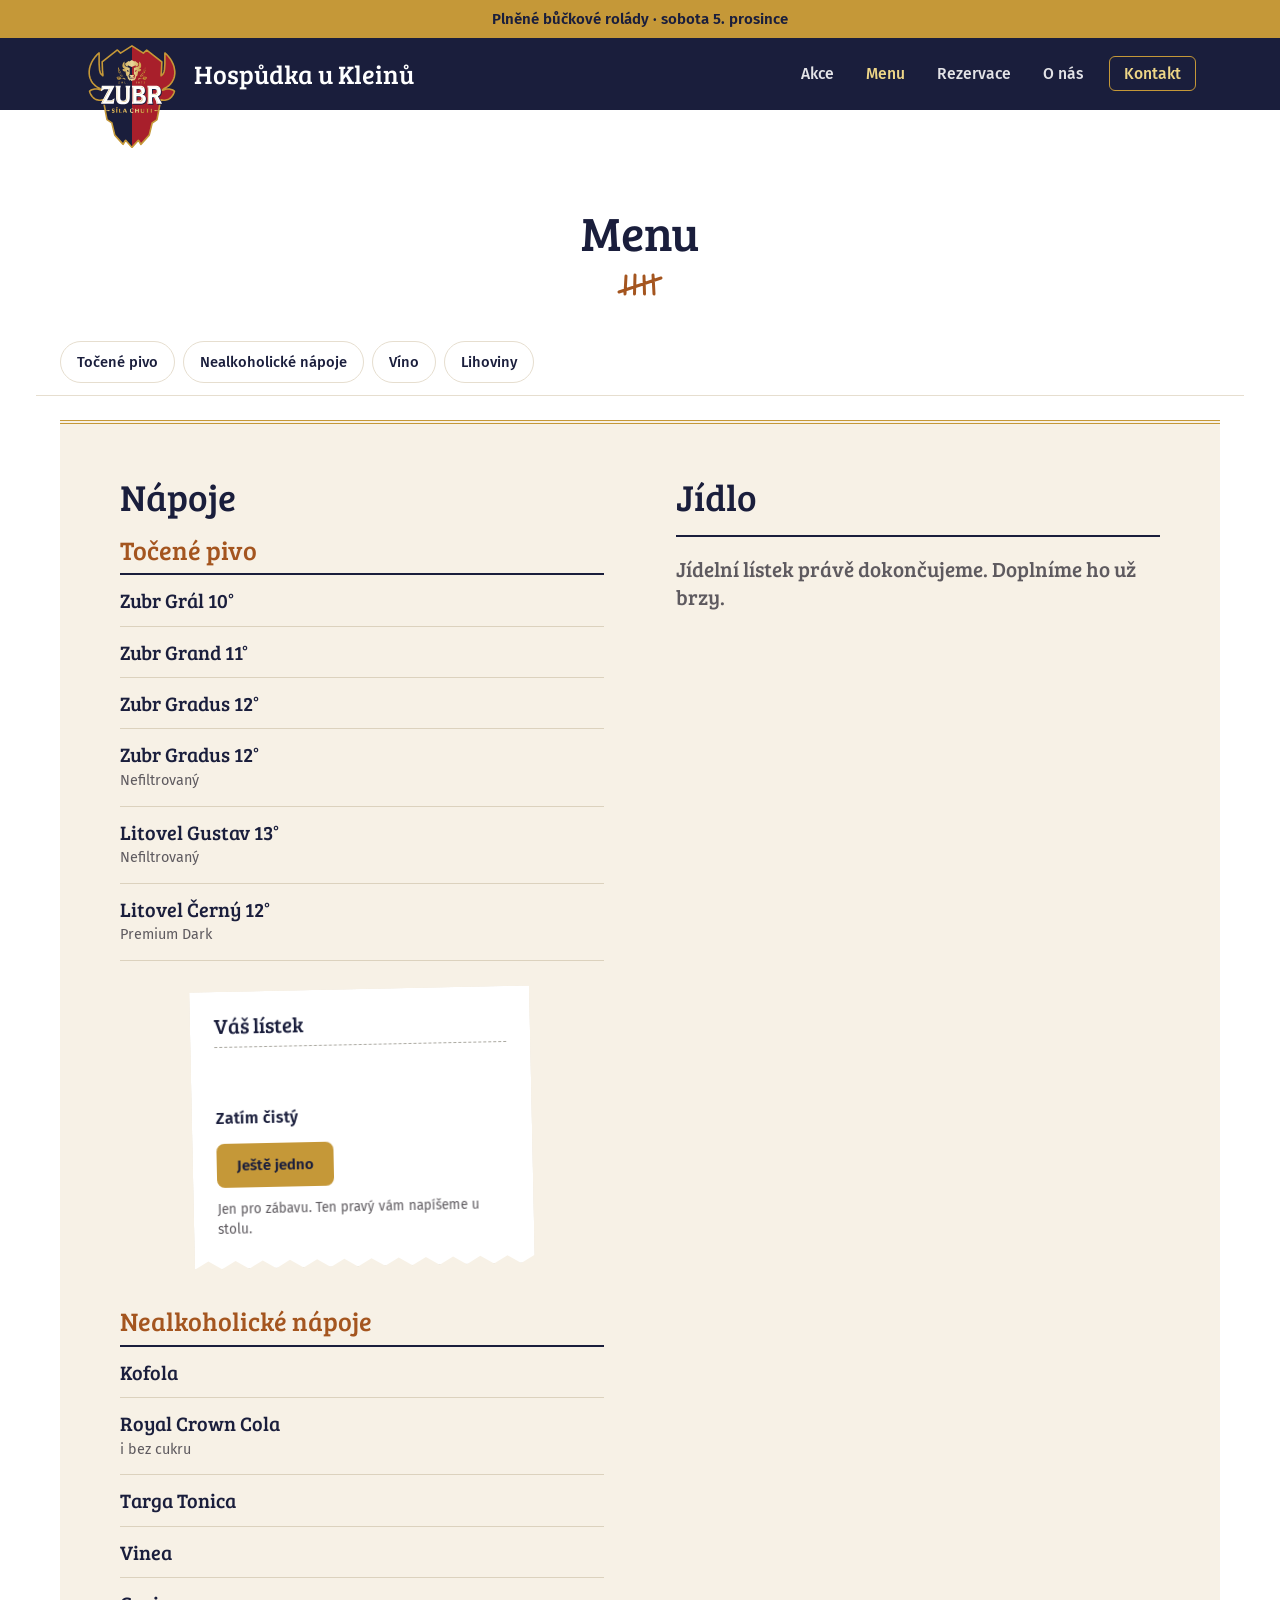
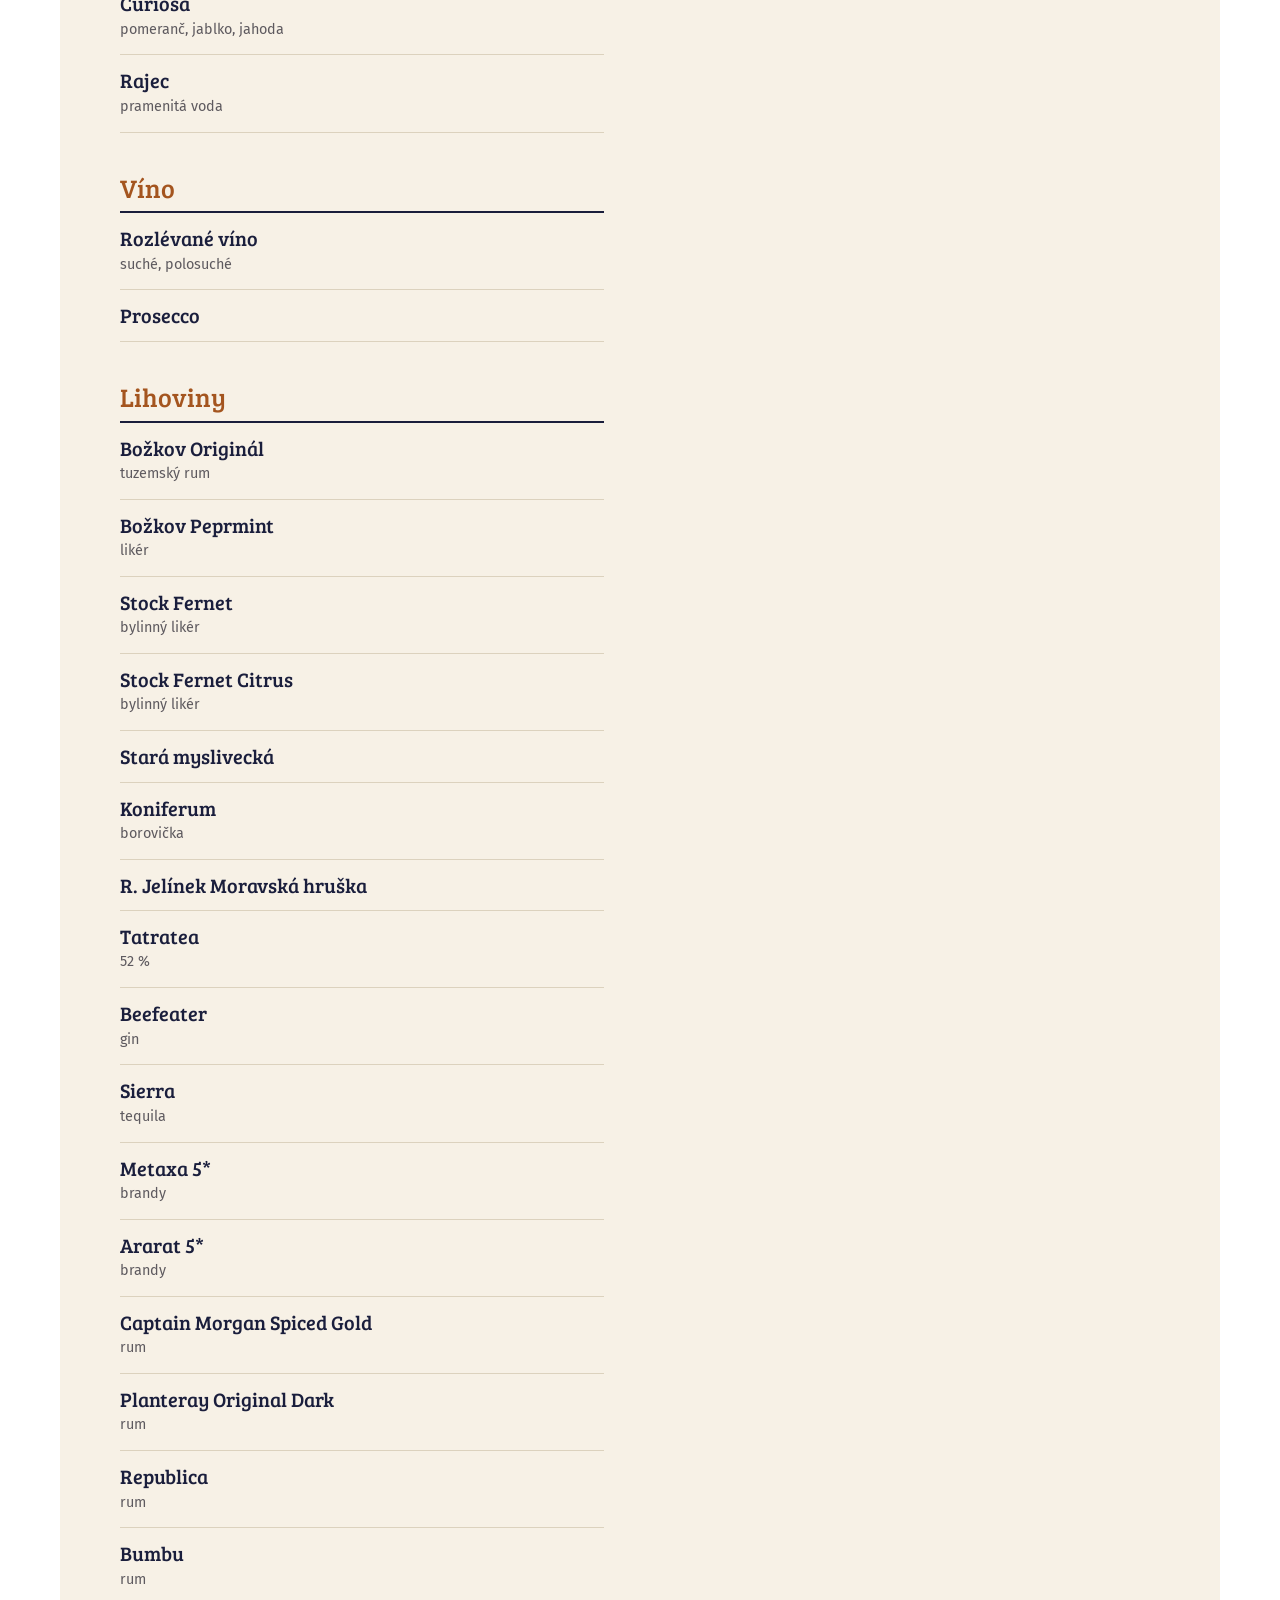
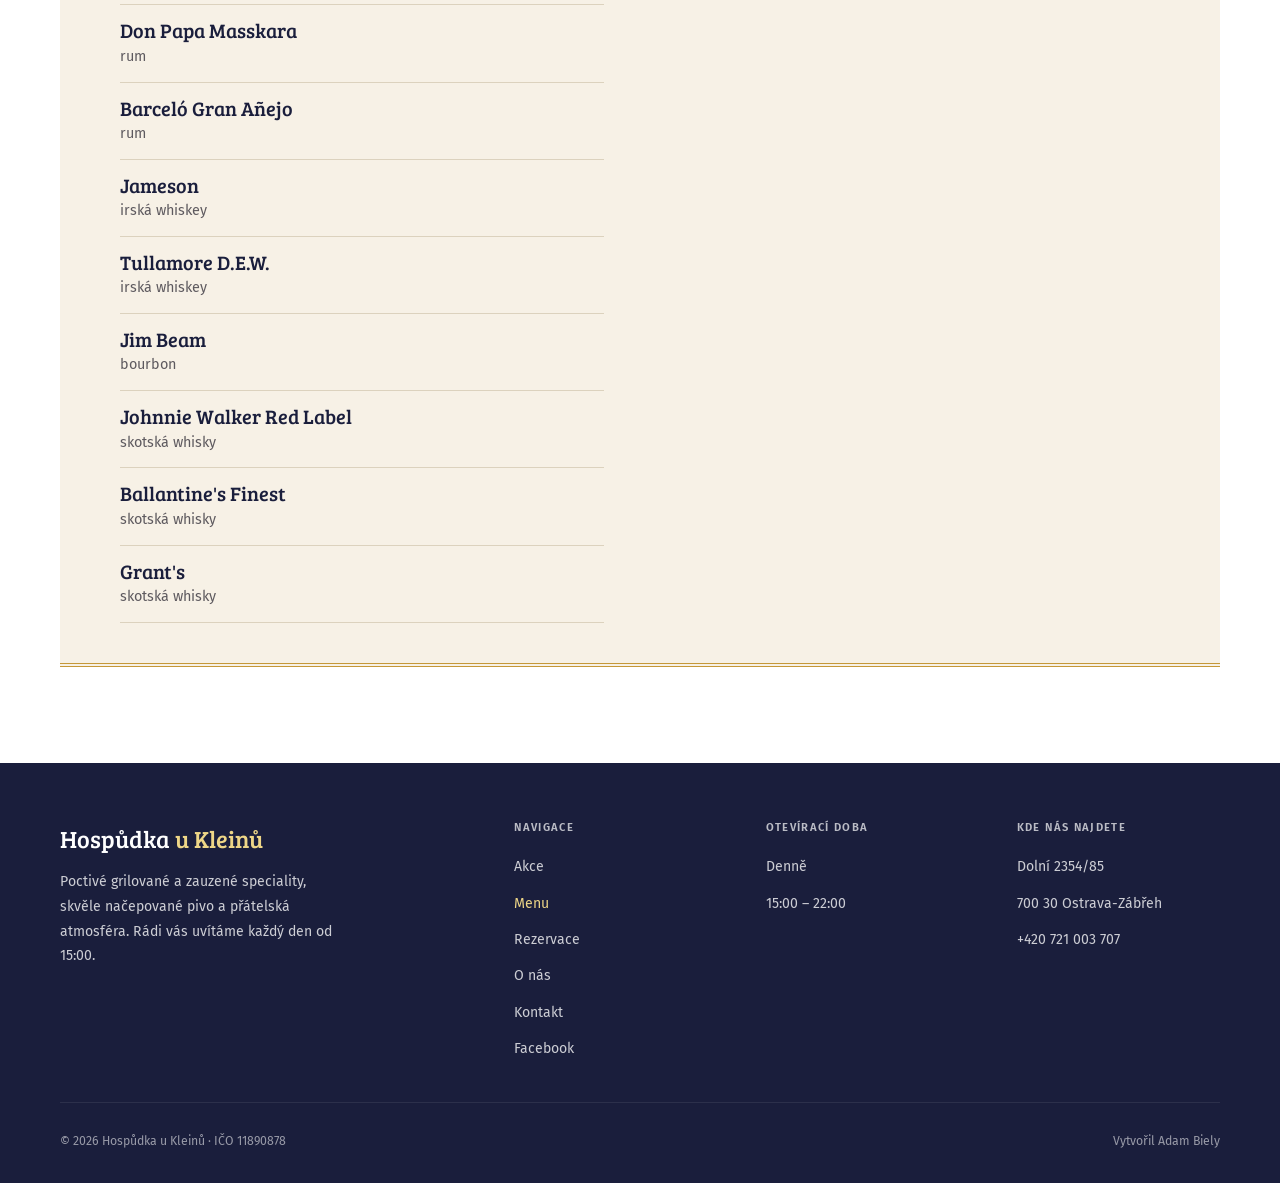
<file: menu.html>
<!DOCTYPE html>
<html lang="cs">
<head>
  <meta charset="UTF-8" />
  <meta name="viewport" content="width=device-width, initial-scale=1.0" />
  <title>Menu – Hospůdka u Kleinů</title>
  <meta name="description" content="Menu Hospůdky u Kleinů v Ostravě-Zábřehu: Zubr a Litovel na čepu." />
  <!-- náhled při sdílení odkazu (Facebook, WhatsApp, Messenger) -->
  <meta property="og:type" content="website" />
  <meta property="og:site_name" content="Hospůdka u Kleinů" />
  <meta property="og:locale" content="cs_CZ" />
  <meta property="og:title" content="Menu – Hospůdka u Kleinů" />
  <meta property="og:description" content="Menu Hospůdky u Kleinů v Ostravě-Zábřehu: Zubr a Litovel na čepu." />
  <meta property="og:url" content="https://hospudkaukleinu.cz/menu" />
  <meta property="og:image" content="https://hospudkaukleinu.cz/assets/sdileni.png" />
  <meta property="og:image:width" content="1200" />
  <meta property="og:image:height" content="630" />
  <meta property="og:image:alt" content="Hospůdka u Kleinů, Ostrava-Zábřeh. Zubr na čepu." />
  <meta name="twitter:card" content="summary_large_image" />
  <link rel="canonical" href="https://hospudkaukleinu.cz/menu" />
  <link rel="icon" href="assets/stit.svg" type="image/svg+xml" />
  <link rel="preconnect" href="https://fonts.googleapis.com" />
  <link rel="preconnect" href="https://fonts.gstatic.com" crossorigin />
  <link rel="stylesheet" href="style.css">
  <link href="https://fonts.googleapis.com/css2?family=Bree+Serif&family=Fira+Sans:wght@300;400;500;600&display=swap" rel="stylesheet" />
</head>

<body>
<!-- ══════════════ PROUŽEK S NOVINKOU ══════════════ -->
<a href="/#akce" class="strip" id="strip" hidden></a>

<!-- ══════════════ NAVBAR ══════════════ -->
<nav class="nav" id="nav">
  <div class="nav-inner">
    <a href="/" class="nav-logo">
      <span class="logo-shield"><img src="assets/stit.svg" alt="" class="ls-bg"><img src="assets/zubr-logo.svg" alt="Zubr" class="ls-logo"></span>
      <span>Hospůdka u&nbsp;<em>Kleinů</em></span>
    </a>
    <ul class="nav-links">
      <li><a href="/#akce">Akce</a></li>
      <li><a href="/menu" aria-current="page">Menu</a></li>
      <li><a href="/rezervace">Rezervace</a></li>
      <li><a href="/#o-nas">O&nbsp;nás</a></li>
      <li><a href="/#kontakt" class="cta">Kontakt</a></li>
    </ul>
    <button class="burger" id="burger" aria-label="Otevřít menu">
      <span></span><span></span><span></span>
    </button>
  </div>

  <!-- mobile drawer -->
  <div class="mob-menu" id="mobMenu">
    <a href="/#akce" onclick="closeMob()">Akce</a>
    <a href="/menu" onclick="closeMob()" aria-current="page">Menu</a>
    <a href="/rezervace" onclick="closeMob()">Rezervace</a>
    <a href="/#o-nas" onclick="closeMob()">O nás</a>
    <a href="/#kontakt" onclick="closeMob()">Kontakt</a>
  </div>
</nav>

<!-- ══════════════ MENU ══════════════ -->
<main>
<section id="menu" data-tab="napoje">
  <div class="container">
    <div class="sec-header">
      <h1 class="title">Menu</h1>
      <div class="divider"></div>
    </div>

    <div class="menu-lista">
      <!-- na telefonu dvě tlačítka: nápoje / jídlo (na PC jsou vidět oba sloupce) -->
      <div class="menu-tabs" role="tablist" aria-label="Část menu">
        <button type="button" class="menu-tab" role="tab" id="tab-napoje" data-tab="napoje" aria-controls="col-napoje" aria-selected="true">Nápoje</button>
        <button type="button" class="menu-tab" role="tab" id="tab-jidlo" data-tab="jidlo" aria-controls="col-jidlo" aria-selected="false" tabindex="-1">Jídlo</button>
      </div>
      <!-- skok na část menu, vyplní se z menu.js -->
      <nav class="menu-skok" id="menuSkok" aria-label="Části menu"></nav>
    </div>

    <!-- Na PC dva sloupce: nápoje a jídlo. Obsah je v souboru menu.js -->
    <div class="menu-book">
      <div class="menu-col" id="col-napoje">
        <h2 class="menu-col-h">Nápoje</h2>
        <div id="menuNapoje"></div>
        <!-- LÍSTEK: čárkovací lístek, jde smazat celý až po KONEC LÍSTKU -->
        <div class="listek">
          <div class="listek-hd">Váš lístek</div>
          <div class="listek-carky" id="listekCarky" aria-hidden="true"></div>
          <p class="listek-pocet" id="listekPocet" aria-live="polite">Zatím čistý</p>
          <div class="listek-btns">
            <button type="button" class="listek-btn" id="listekPridat">Ještě jedno</button>
            <button type="button" class="listek-btn listek-btn-2" id="listekNovy" hidden>Nový lístek</button>
          </div>
          <p class="listek-pozn">Jen pro zábavu. Ten pravý vám napíšeme u stolu.</p>
        </div>
        <!-- KONEC LÍSTKU -->
      </div>
      <div class="menu-col" id="col-jidlo">
        <h2 class="menu-col-h">Jídlo</h2>
        <div id="menuJidlo"></div>
      </div>
      <p class="tab-note" id="menuPozn" hidden></p>
      <noscript><p class="tab-note">Menu se zobrazí po zapnutí JavaScriptu v prohlížeči.</p></noscript>
    </div>
  </div>
</section>
</main>

<!-- ══════════════ FOOTER ══════════════ -->
<footer>
  <div class="footer-inner">
    <div class="footer-top">
      <div>
        <div class="footer-logo">Hospůdka <span>u&nbsp;Kleinů</span></div>
        <p class="footer-text">
          Poctivé grilované a zauzené speciality, skvěle načepované pivo a přátelská atmosféra.
          Rádi vás uvítáme každý den od 15:00.
        </p>
      </div>
      <div class="footer-col">
        <h4>Navigace</h4>
        <ul>
          <li><a href="/#akce">Akce</a></li>
          <li><a href="/menu" aria-current="page">Menu</a></li>
          <li><a href="/rezervace">Rezervace</a></li>
          <li><a href="/#o-nas">O nás</a></li>
          <li><a href="/#kontakt">Kontakt</a></li>
          <li><a href="https://www.facebook.com/groups/791222916589231/" target="_blank" rel="noopener">Facebook</a></li>
        </ul>
      </div>
      <div class="footer-col">
        <h4>Otevírací doba</h4>
        <ul>
          <li><span>Denně</span></li>
          <li><span>15:00 – 22:00</span></li>
        </ul>
      </div>
      <div class="footer-col">
        <h4>Kde nás najdete</h4>
        <ul>
          <li><span>Dolní 2354/85</span></li>
          <li><span>700 30 Ostrava-Zábřeh</span></li>
          <li class="js-tel-row" hidden><a class="js-tel"></a></li>
        </ul>
      </div>
    </div>
    <div class="footer-bottom">
      <span>© 2026 Hospůdka u Kleinů · IČO 11890878</span>
      <span>Vytvořil Adam Biely</span>
    </div>
  </div>
</footer>

<script src="nastaveni.js"></script>
<script src="menu.js"></script>
<script src="script.js"></script>
</body>
</html>
</file>
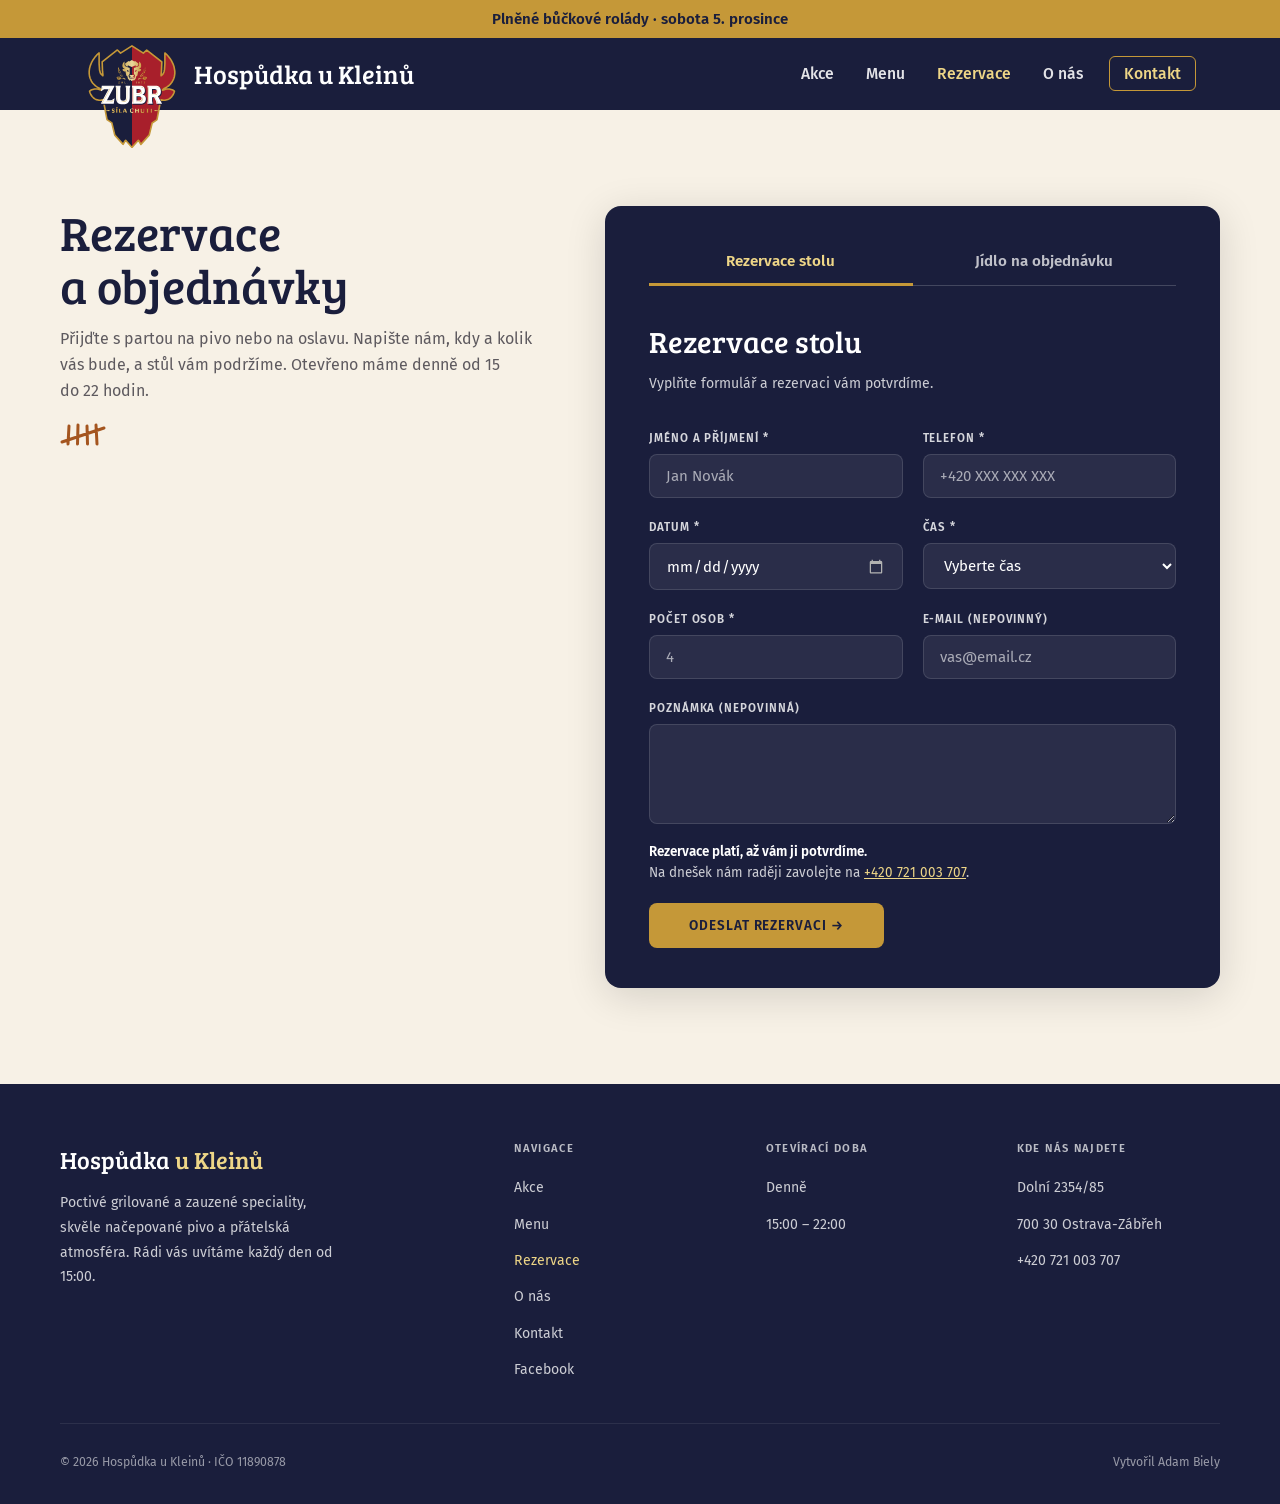
<file: rezervace.html>
<!DOCTYPE html>
<html lang="cs">
<head>
  <meta charset="UTF-8" />
  <meta name="viewport" content="width=device-width, initial-scale=1.0" />
  <title>Rezervace a objednávky – Hospůdka u Kleinů</title>
  <meta name="description" content="Rezervace stolu a pečené speciality na objednávku v Hospůdce u Kleinů v Ostravě-Zábřehu." />
  <!-- náhled při sdílení odkazu (Facebook, WhatsApp, Messenger) -->
  <meta property="og:type" content="website" />
  <meta property="og:site_name" content="Hospůdka u Kleinů" />
  <meta property="og:locale" content="cs_CZ" />
  <meta property="og:title" content="Rezervace a objednávky – Hospůdka u Kleinů" />
  <meta property="og:description" content="Rezervace stolu a pečené speciality na objednávku v Hospůdce u Kleinů v Ostravě-Zábřehu." />
  <meta property="og:url" content="https://hospudkaukleinu.cz/rezervace" />
  <meta property="og:image" content="https://hospudkaukleinu.cz/assets/sdileni.png" />
  <meta property="og:image:width" content="1200" />
  <meta property="og:image:height" content="630" />
  <meta property="og:image:alt" content="Hospůdka u Kleinů, Ostrava-Zábřeh. Zubr na čepu." />
  <meta name="twitter:card" content="summary_large_image" />
  <link rel="canonical" href="https://hospudkaukleinu.cz/rezervace" />
  <link rel="icon" href="assets/stit.svg" type="image/svg+xml" />
  <link rel="preconnect" href="https://fonts.googleapis.com" />
  <link rel="preconnect" href="https://fonts.gstatic.com" crossorigin />
  <link rel="stylesheet" href="style.css">
  <link href="https://fonts.googleapis.com/css2?family=Bree+Serif&family=Fira+Sans:wght@300;400;500;600&display=swap" rel="stylesheet" />
</head>

<body>
<!-- ══════════════ PROUŽEK S NOVINKOU ══════════════ -->
<a href="/#akce" class="strip" id="strip" hidden></a>

<!-- ══════════════ NAVBAR ══════════════ -->
<nav class="nav" id="nav">
  <div class="nav-inner">
    <a href="/" class="nav-logo">
      <span class="logo-shield"><img src="assets/stit.svg" alt="" class="ls-bg"><img src="assets/zubr-logo.svg" alt="Zubr" class="ls-logo"></span>
      <span>Hospůdka u&nbsp;<em>Kleinů</em></span>
    </a>
    <ul class="nav-links">
      <li><a href="/#akce">Akce</a></li>
      <li><a href="/menu">Menu</a></li>
      <li><a href="/rezervace" aria-current="page">Rezervace</a></li>
      <li><a href="/#o-nas">O&nbsp;nás</a></li>
      <li><a href="/#kontakt" class="cta">Kontakt</a></li>
    </ul>
    <button class="burger" id="burger" aria-label="Otevřít menu">
      <span></span><span></span><span></span>
    </button>
  </div>

  <!-- mobile drawer -->
  <div class="mob-menu" id="mobMenu">
    <a href="/#akce" onclick="closeMob()">Akce</a>
    <a href="/menu" onclick="closeMob()">Menu</a>
    <a href="/rezervace" onclick="closeMob()" aria-current="page">Rezervace</a>
    <a href="/#o-nas" onclick="closeMob()">O nás</a>
    <a href="/#kontakt" onclick="closeMob()">Kontakt</a>
  </div>
</nav>

<!-- ══════════════ NA OBJEDNÁNÍ ══════════════ -->
<main>
<section id="objednavky">
  <div class="container">
    <div class="ord-layout">
      <div class="ord-side">
        <div class="sec-header">
          <h1 class="title">Rezervace a&nbsp;objednávky</h1>
          <p class="sec-desc" data-pro="rezervace">
            Přijďte s&nbsp;partou na pivo nebo na oslavu. Napište nám, kdy a&nbsp;kolik vás bude, a&nbsp;stůl vám podržíme. Otevřeno máme denně od&nbsp;15 do&nbsp;22&nbsp;hodin.
          </p>
          <p class="sec-desc" data-pro="jidlo" hidden>
            Chystáte narozeniny, rodinnou oslavu nebo firemní akci? Objednejte si od nás pečené speciality pro celou partu. Nerozvážíme, jídlo připravujeme jen na objednané akce a oslavy.
          </p>
          <div class="divider"></div>
        </div>

        <!-- co se dá objednat; ukazuje se jen u "Jídlo na objednávku" -->
        <div class="ord-grid" data-pro="jidlo" hidden>
          <div class="ocard">
            <div class="ocard-name">Sele</div>
            <div class="ocard-detail">cca&nbsp;20&nbsp;kg</div>
          </div>
          <div class="ocard">
            <div class="ocard-name">Kýta</div>
            <div class="ocard-detail">13&nbsp;–&nbsp;17&nbsp;kg</div>
          </div>
          <div class="ocard">
            <div class="ocard-name">Krůta</div>
            <div class="ocard-detail">12&nbsp;–&nbsp;17&nbsp;kg</div>
          </div>
          <div class="ocard">
            <div class="ocard-name">Koleno</div>
            <div class="ocard-detail">750&nbsp;g&nbsp;–&nbsp;2&nbsp;kg<br>max.&nbsp;20&nbsp;kg</div>
          </div>
          <div class="ocard">
            <div class="ocard-name">Žebra</div>
            <div class="ocard-detail">450&nbsp;g&nbsp;–&nbsp;1&nbsp;kg<br>max.&nbsp;20&nbsp;kg</div>
          </div>
        </div>
      </div>

    <div class="form-box">
      <!-- dvě tlačítka přepínají mezi formuláři -->
      <div class="form-tabs" role="tablist" aria-label="Typ formuláře">
        <button type="button" class="form-tab" role="tab" id="tab-rezervace" aria-controls="panel-rezervace" aria-selected="true">Rezervace stolu</button>
        <button type="button" class="form-tab" role="tab" id="tab-jidlo" aria-controls="panel-jidlo" aria-selected="false" tabindex="-1">Jídlo na objednávku</button>
      </div>

      <div class="form-off" id="formOff" hidden></div>

      <!-- REZERVACE STOLU -->
      <div class="form-panel" role="tabpanel" id="panel-rezervace" aria-labelledby="tab-rezervace">
        <div class="form-hd">Rezervace stolu</div>
        <div class="form-sub">Vyplňte formulář a rezervaci vám potvrdíme.</div>
        <form id="rezForm" class="pform">
          <input type="hidden" name="_subject" value="Rezervace stolu – Hospůdka u Kleinů">
          <input type="text"   name="_honey"   style="display:none" tabindex="-1" autocomplete="off">

          <div class="fg">
            <div class="fgroup">
              <label for="r-jmeno">Jméno a příjmení *</label>
              <input id="r-jmeno" name="Jméno" type="text" placeholder="Jan Novák" autocomplete="name" required>
            </div>
            <div class="fgroup">
              <label for="r-telefon">Telefon *</label>
              <input id="r-telefon" name="Telefon" type="tel" placeholder="+420 XXX XXX XXX" autocomplete="tel" required>
            </div>
            <div class="fgroup">
              <label for="r-datum">Datum *</label>
              <input id="r-datum" name="Datum" type="date" required>
            </div>
            <div class="fgroup">
              <label for="r-cas">Čas *</label>
              <select id="r-cas" name="Čas" required>
                <option value="" disabled selected>Vyberte čas</option>
                <option>15:00</option>
                <option>15:30</option>
                <option>16:00</option>
                <option>16:30</option>
                <option>17:00</option>
                <option>17:30</option>
                <option>18:00</option>
                <option>18:30</option>
                <option>19:00</option>
                <option>19:30</option>
                <option>20:00</option>
                <option>20:30</option>
                <option>21:00</option>
              </select>
            </div>
            <div class="fgroup">
              <label for="r-osoby">Počet osob *</label>
              <input id="r-osoby" name="Počet osob" type="number" inputmode="numeric" min="1" max="60" placeholder="4" required>
            </div>
            <div class="fgroup">
              <label for="r-email">E-mail (nepovinný)</label>
              <input id="r-email" name="Email" type="email" placeholder="vas@email.cz" autocomplete="email">
            </div>
            <div class="fgroup full">
              <label for="r-poznamka">Poznámka (nepovinná)</label>
              <textarea id="r-poznamka" name="Poznámka"></textarea>
            </div>
          </div>
          <p class="form-note"><b>Rezervace platí, až vám ji potvrdíme.</b> Na dnešek nám raději zavolejte<span class="js-tel-row" hidden> na <a class="js-tel"></a></span>.</p>
          <button type="submit" class="btn-send">Odeslat rezervaci →</button>
        </form>
        <div class="form-success" role="status"></div>
      </div>

      <!-- JÍDLO NA OBJEDNÁVKU -->
      <div class="form-panel" role="tabpanel" id="panel-jidlo" aria-labelledby="tab-jidlo" hidden>
        <div class="form-hd">Jídlo na objednávku</div>
        <div class="form-sub">Vyplňte formulář a ozveme se vám.</div>
        <form id="orderForm" class="pform">
          <input type="hidden" name="_subject"  value="Poptávka jídla – Hospůdka u Kleinů">
          <input type="text"   name="_honey"    style="display:none" tabindex="-1" autocomplete="off">
  
          <div class="fg">
            <div class="fgroup">
              <label for="f-jmeno">Jméno a příjmení *</label>
              <input id="f-jmeno" name="Jméno" type="text" placeholder="Jan Novák" required>
            </div>
            <div class="fgroup">
              <label for="f-telefon">Telefon *</label>
              <input id="f-telefon" name="Telefon" type="tel" placeholder="+420 XXX XXX XXX" required>
            </div>
            <div class="fgroup full">
              <label for="f-email">E-mail *</label>
              <input id="f-email" name="Email" type="email" placeholder="vas@email.cz" required>
            </div>
            <div class="fgroup">
              <label for="f-polozka">Objednaná položka *</label>
              <select id="f-polozka" name="Položka" required>
                <option value="" disabled selected>Vyberte položku</option>
                <option>Sele (~20 kg)</option>
                <option>Kýta (13–17 kg)</option>
                <option>Krůta (12–17 kg)</option>
                <option>Koleno (750 g – 2 kg, max. 20 kg)</option>
                <option>Žebra (450 g – 1 kg, max. 20 kg)</option>
              </select>
            </div>
            <div class="fgroup">
              <label for="f-datum">Datum akce *</label>
              <input id="f-datum" name="Datum akce" type="date" required>
            </div>
            <div class="fgroup full">
              <label for="f-mnozstvi">Kolik potřebujete *</label>
              <input id="f-mnozstvi" name="Množství" type="text" placeholder="např. 4 kolena nebo 10 kg žeber" required>
            </div>
            <div class="fgroup full">
              <label for="f-poznamka">Poznámka (nepovinná)</label>
              <textarea id="f-poznamka" name="Poznámka"></textarea>
            </div>
          </div>
          <p class="form-note"><b>Objednávka platí, až vám ji potvrdíme.</b> Jakmile ji dostaneme, ozveme se vám a domluvíme podrobnosti.</p>
          <button type="submit" class="btn-send">Odeslat poptávku →</button>
        </form>
        <div class="form-success" role="status"></div>
      </div>
    </div>
    </div>

  </div>
</section>
</main>

<!-- ══════════════ FOOTER ══════════════ -->
<footer>
  <div class="footer-inner">
    <div class="footer-top">
      <div>
        <div class="footer-logo">Hospůdka <span>u&nbsp;Kleinů</span></div>
        <p class="footer-text">
          Poctivé grilované a zauzené speciality, skvěle načepované pivo a přátelská atmosféra.
          Rádi vás uvítáme každý den od 15:00.
        </p>
      </div>
      <div class="footer-col">
        <h4>Navigace</h4>
        <ul>
          <li><a href="/#akce">Akce</a></li>
          <li><a href="/menu">Menu</a></li>
          <li><a href="/rezervace" aria-current="page">Rezervace</a></li>
          <li><a href="/#o-nas">O nás</a></li>
          <li><a href="/#kontakt">Kontakt</a></li>
          <li><a href="https://www.facebook.com/groups/791222916589231/" target="_blank" rel="noopener">Facebook</a></li>
        </ul>
      </div>
      <div class="footer-col">
        <h4>Otevírací doba</h4>
        <ul>
          <li><span>Denně</span></li>
          <li><span>15:00 – 22:00</span></li>
        </ul>
      </div>
      <div class="footer-col">
        <h4>Kde nás najdete</h4>
        <ul>
          <li><span>Dolní 2354/85</span></li>
          <li><span>700 30 Ostrava-Zábřeh</span></li>
          <li class="js-tel-row" hidden><a class="js-tel"></a></li>
        </ul>
      </div>
    </div>
    <div class="footer-bottom">
      <span>© 2026 Hospůdka u Kleinů · IČO 11890878</span>
      <span>Vytvořil Adam Biely</span>
    </div>
  </div>
</footer>

<script src="nastaveni.js"></script>
<script src="script.js"></script>
</body>
</html>
</file>
<file: style.css>
/* ─── RESET & BASE ─── */
    *, *::before, *::after { box-sizing: border-box; margin: 0; padding: 0; }
    html { scroll-behavior: smooth; font-synthesis: none; scroll-padding-top: var(--nav-h); }
    [hidden] { display: none !important; }

    :root {
      --bg:           #FFFFFF;
      --bg-alt:       #F7F1E6;
      --white:        #FFFFFF;
      --dark:         #1A1E3C;
      --dark-mid:     #272C52;
      --accent:       #1A1E3C;
      --accent-dark:  #0F1228;
      --accent-glow:  rgba(197,152,56,.18);
      --accent-light: #F6E3CE;
      --copper:       #A4551F;
      --gold:         #EED687;
      --gold-deep:    #C59838;
      --gold-ink:     #7A5D15;
      --text:         #1A1E3C;
      --muted:        #5E5A5F;
      --border:       #E6DECF;
      --radius:       12px;
      --shadow:       0 2px 16px rgba(0,0,0,.08);
      --shadow-lg:    0 8px 40px rgba(0,0,0,.14);
      --font-d:       'Bree Serif', Georgia, serif;
      --font-b:       'Fira Sans', system-ui, sans-serif;
      --nav-h:        72px;
      --strip-h:      38px;
      --max:          1160px;
    }

    body {
      font-family: var(--font-b);
      background: var(--bg);
      color: var(--text);
      line-height: 1.65;
      font-size: 16px;
      -webkit-font-smoothing: antialiased;
    }

    /* ─── HELPERS ─── */
    .container { max-width: var(--max); margin: 0 auto; }
    .title {
      font-family: var(--font-d); font-size: clamp(2rem,4vw,3rem);
      font-weight: 700; line-height: 1.1; color: var(--text);
    }
    /* heading mark: four tally strokes with one line crossing them */
    .divider {
      width: 46px; height: 24px; background: var(--copper); margin: 14px 0 0;
      -webkit-mask: url("data:image/svg+xml,%3Csvg xmlns='http://www.w3.org/2000/svg' viewBox='0 0 46 24' fill='none' stroke='%23000' stroke-width='3' stroke-linecap='round'%3E%3Cpath d='M9 3 8 21M18 2l-.5 19M27 3l.5 18M36 2l1 19M2 19 44 5'/%3E%3C/svg%3E") center/contain no-repeat; mask: url("data:image/svg+xml,%3Csvg xmlns='http://www.w3.org/2000/svg' viewBox='0 0 46 24' fill='none' stroke='%23000' stroke-width='3' stroke-linecap='round'%3E%3Cpath d='M9 3 8 21M18 2l-.5 19M27 3l.5 18M36 2l1 19M2 19 44 5'/%3E%3C/svg%3E") center/contain no-repeat;
    }
    section { padding: 96px 24px; }

    .btn {
      display: inline-block; font-family: var(--font-b);
      font-size: .84rem; font-weight: 600; letter-spacing: .06em;
      text-transform: uppercase; text-decoration: none;
      padding: 13px 30px; border-radius: 8px; cursor: pointer;
      transition: background .2s, border-color .2s, transform .15s;
      border: 2px solid transparent;
    }
    .btn:hover { transform: translateY(-1px); }
    .btn-fill   { background: var(--gold-deep); color: var(--dark); border-color: var(--gold-deep); }
    .btn-fill:hover  { background: var(--gold); border-color: var(--gold); }
    .btn-outline { background: transparent; color: rgba(255,255,255,.88); border-color: rgba(255,255,255,.3); }
    .btn-outline:hover { border-color: rgba(255,255,255,.7); background: rgba(255,255,255,.08); }

    /* ─── NEWS STRIP ─── */
    .strip {
      display: block; min-height: var(--strip-h); padding: 8px 24px; text-align: center;
      background: var(--gold-deep); color: var(--dark); text-decoration: none;
      font-size: .94rem; font-weight: 600; line-height: 22px;
      transition: background .2s;
    }
    .strip:hover { background: var(--gold); }

    /* ─── NAVBAR ─── */
    .nav {
      position: sticky; top: 0; z-index: 200;
      background: var(--dark);
      transition: box-shadow .25s, background-color .25s;
    }
    .nav.up { box-shadow: 0 2px 16px rgba(0,0,0,.3); }
    /* main page: see-through over the photo at the top, navy once you scroll or open the menu */
    .nav-over:not(.up):not(:has(.burger.open)) { background-color: transparent; }

    .nav-inner {
      max-width: var(--max); margin: 0 auto; padding: 0 24px;
      height: var(--nav-h); display: flex; align-items: center; justify-content: space-between;
    }

    .nav-logo {
      display: flex; align-items: flex-start; gap: 14px; height: var(--nav-h);
      font-family: var(--font-d); font-size: 1.6rem; line-height: var(--nav-h);
      color: #FFFFFF; text-decoration: none; white-space: nowrap;
    }
    .nav-logo em { font-style: normal; }
    .logo-shield { position: relative; z-index: 1; flex: none; width: 96px; aspect-ratio: 416 / 456; margin-top: 6px; transition: width .2s, margin .2s; }
    .nav.up .logo-shield { width: 58px; margin-top: 4px; }
    .ls-bg { display: block; width: 100%; }
    .ls-logo { position: absolute; left: 16%; top: 12%; width: 68%; }

    .nav-links {
      display: flex; align-items: center; gap: 4px; list-style: none;
    }
    .nav-links a {
      font-size: .98rem; font-weight: 500; color: rgba(255,255,255,.88);
      text-decoration: none; padding: 7px 14px; border-radius: 6px;
      transition: color .2s, background .2s;
    }
    .nav-links a:hover { color: #FFFFFF; background: rgba(255,255,255,.1); }
    .nav-links a[aria-current="page"] { color: var(--gold); }
    .mob-menu a[aria-current="page"] { color: var(--gold); }
    .nav-links .cta { border: 1px solid var(--gold-deep); color: var(--gold); margin-left: 8px; }
    .nav-links .cta:hover { background: var(--gold-deep); color: var(--dark); }

    /* hamburger */
    .burger {
      display: none; flex-direction: column; gap: 5px;
      background: none; border: none; cursor: pointer; padding: 4px;
    }
    .burger span {
      display: block; width: 23px; height: 2px;
      background: #FFFFFF; border-radius: 2px; transition: .3s;
    }
    .burger.open span:nth-child(1) { transform: translateY(7px) rotate(45deg); }
    .burger.open span:nth-child(2) { opacity: 0; }
    .burger.open span:nth-child(3) { transform: translateY(-7px) rotate(-45deg); }

    /* mobile drawer */
    .mob-menu {
      display: none; position: absolute; top: 100%; left: 0; right: 0;
      background: var(--dark); border-top: 1px solid rgba(255,255,255,.14);
      padding: 8px 0; box-shadow: 0 8px 20px rgba(0,0,0,.3);
    }
    .mob-menu.open { display: block; }
    .mob-menu a {
      display: block; padding: 14px 28px; font-size: 1rem; font-weight: 500;
      color: #FFFFFF; text-decoration: none; border-bottom: 1px solid rgba(255,255,255,.1);
      transition: background .15s;
    }
    .mob-menu a:last-child { border-bottom: none; }
    .mob-menu a:hover { background: rgba(255,255,255,.08); }

    /* ─── HERO ─── */
    .hero {
      min-height: calc(100vh - var(--nav-h) - var(--strip-h));
      display: flex; align-items: center; justify-content: center;
      background: linear-gradient(180deg, #1A1E3C 0%, #1A1E3C 20%, #272C52 100%);
      position: relative; overflow: hidden; text-align: center;
    }
    .hero::before {
      content: '';
      position: absolute; inset: 0;
      background:
        radial-gradient(ellipse 70% 60% at 15% 60%, rgba(196,98,36,.34) 0%, transparent 65%);
    }
    /* Photo overlay – swap src when real image is ready */
    .hero-img {
      position: absolute; inset: 0;
      background: center/cover no-repeat;
      opacity: .4;
    }
    /* with a real photo: show it clearer, with navy over it so the text stays readable */
    .hero-img[style] { opacity: 1; background-image: var(--foto); }
    /* tall screens (tablet upright) would leave empty space around the board, so the hero stops growing at 860px */
    .hero-under { margin-top: calc(-1 * var(--nav-h)); min-height: min(calc(100vh - var(--strip-h)), 860px); }
    .hero-under .hero-content { padding-top: calc(80px + var(--nav-h)); }
    /* a soft dark band at the very top so the menu text stays readable on the light ceiling */
    .hero-under .hero-img[style]::before {
      content: ''; position: absolute; inset: 0 0 auto; height: calc(var(--nav-h) * 2.2); z-index: 1;
      background: linear-gradient(180deg, rgba(14,16,34,.72) 0%, rgba(14,16,34,.35) 55%, transparent 100%);
    }
    .hero-img[style]::after {
      content: ''; position: absolute; inset: 0;
      background: linear-gradient(90deg, rgba(26,30,60,.9) 0%, rgba(26,30,60,.78) 50%, rgba(26,30,60,.6) 100%);
    }

    .hero-content {
      position: relative; padding: 80px 24px; max-width: 820px; width: 100%;
    }
        .hero h1 {
      font-family: var(--font-d); font-size: clamp(2.6rem,5vw,4.25rem);
      font-weight: 400; line-height: 1.08;
      color: #FFFFFF; margin-bottom: 18px;
    }
    .hero h1 em { font-style: normal; color: var(--gold); }

    .hero-sub {
      font-size: 1.2rem; color: rgba(255,255,255,.88); margin-bottom: 36px;
    }

    .hero-btns { display: flex; gap: 14px; justify-content: center; flex-wrap: wrap; }

    /* what's on tap: a plain list, no box */
    .hero-tap { max-width: 340px; margin: 52px auto 0; }
    /* the board: dark slate with a thin gold line, set in the site's own type */
    .tabule {
      position: relative; padding: 24px 28px 20px;
      background: #1E2426; border-radius: 6px;
      box-shadow: inset 0 0 0 1px rgba(238,214,135,.35), 0 14px 34px rgba(0,0,0,.35);
      color: #F4F1E8; text-align: left;
    }
    /* the one handwritten touch: the heading, like chalk on the board */
    .tabule-h {
      font-family: 'Caveat', 'Comic Sans MS', cursive; font-size: 2.1rem; font-weight: 700; line-height: 1.1;
      color: var(--gold); margin-bottom: 4px;
    }
    .tabule-list { list-style: none; }
    .tabule-list li {
      display: flex; justify-content: space-between; align-items: baseline; gap: 16px;
      padding: 9px 0; border-bottom: 1px solid rgba(244,241,232,.1);
    }
    .tabule-list li:last-child { border-bottom: none; }
    .t-name { font-family: 'Bree Serif', serif; font-size: 1.22rem; line-height: 1.25; }
    .t-name small { display: block; font-family: var(--font-b); font-size: .8rem; line-height: 1.3; color: rgba(244,241,232,.6); letter-spacing: .02em; }
    .t-deg { flex: none; font-family: 'Bree Serif', serif; font-size: 1.22rem; color: var(--gold); }
    .tabule-cas {
      margin-top: 10px; padding-top: 14px; border-top: 1px solid rgba(238,214,135,.3);
      font-size: .88rem; letter-spacing: .04em; color: rgba(244,241,232,.75);
    }
    @media (min-width: 921px) {
      .hero { text-align: left; }
      .hero-content {
        display: grid; grid-template-columns: minmax(0,1.5fr) minmax(300px,1fr);
        gap: 72px; align-items: center; max-width: var(--max);
      }
      .hero-btns { justify-content: flex-start; }
      .hero-tap { max-width: none; margin: 0; }
    }

    /* ─── MENU ─── */
    #menu { background: var(--white); }
    .sec-header { text-align: center; margin-bottom: 52px; }
    .sec-header .divider { margin: 14px auto 0; }

    /* jump to a part of the menu: stays under the header while scrolling */
    .menu-lista {
      position: sticky; top: var(--nav-h); z-index: 50;
      margin: -20px -24px 24px; padding: 12px 24px; background: var(--white);
      border-bottom: 1px solid var(--border);
    }
    .menu-skok { display: flex; gap: 8px; overflow-x: auto; scrollbar-width: none; }
    .menu-skok::-webkit-scrollbar { display: none; }
    .menu-skok:empty { display: none; }
    .menu-tabs { display: none; }
    @media (min-width: 921px) { .menu-lista:has(.menu-skok:empty) { display: none; } }
    .menu-skok a {
      flex: none; padding: 8px 16px; min-height: 40px; display: inline-flex; align-items: center;
      font-size: .92rem; font-weight: 500; color: var(--text); text-decoration: none; white-space: nowrap;
      border: 1px solid var(--border); border-radius: 999px; transition: background .2s, border-color .2s;
    }
    .menu-skok a:hover { background: var(--bg-alt); border-color: var(--copper); }

    /* item list */
    .mlist { max-width: 680px; margin: 0 auto; }
    .mitem {
      display: flex; align-items: baseline; justify-content: space-between;
      padding: 19px 0; border-bottom: 1px solid var(--border); gap: 20px;
    }
    .mitem:last-child { border-bottom: none; }
    .mitem-name { font-size: 1rem; font-weight: 500; }
    .mitem-detail { font-size: .82rem; color: var(--muted); margin-top: 2px; }
    .mitem-price {
      font-family: var(--font-d); font-size: 1.2rem;
      font-weight: 600; color: var(--accent); white-space: nowrap; flex-shrink: 0;
    }

    .tab-note {
      text-align: center; margin-top: 28px; font-size: .85rem; color: var(--muted);
      padding: 16px; background: var(--bg-alt); border-radius: 8px;
    }

    /* printed menu card on every screen */
    .menu-book {
      background: var(--bg-alt); padding: 32px 22px 28px;
      border-top: 4px double var(--gold-deep); border-bottom: 4px double var(--gold-deep);
    }
    .menu-col-h { font-family: var(--font-d); font-weight: 400; font-size: 2.3rem; line-height: 1.1; color: var(--dark); margin-bottom: 18px; }
    .menu-col + .menu-col .menu-col-h { margin-top: 48px; }
    .mskup { scroll-margin-top: calc(var(--nav-h) + 76px); }
    .mskup + .mskup, .listek + .mskup { margin-top: 40px; }
    .menu-h { display: block; font-family: var(--font-d); font-weight: 400; font-size: 1.6rem; line-height: 1.2; color: var(--copper); padding-bottom: 8px; border-bottom: 2px solid var(--dark); }
    .menu-book .mlist { max-width: none; }
    .menu-book .mitem { padding: 13px 0; border-bottom: 1px solid #DCD2BE; }
    .menu-book .mitem:last-child { border-bottom: 1px solid #DCD2BE; }
    .menu-book .mitem-name { font-family: var(--font-d); font-weight: 400; font-size: 1.22rem; line-height: 1.25; margin: 0; }
    .menu-book .mitem-detail { font-size: .9rem; margin-top: 2px; }
    .menu-brzy { padding: 18px 0; border-top: 2px solid var(--dark); font-family: var(--font-d); font-size: 1.3rem; line-height: 1.35; color: var(--muted); }
    .mskup-pozn { margin-top: 14px; color: var(--muted); font-size: .88rem; }
    .menu-book .tab-note { grid-column: 1 / -1; margin: 36px 0 0; padding: 0; background: none; border-radius: 0; }

    /* PC: drinks on the left, food on the right */
    @media (min-width: 921px) {
      .menu-book { display: grid; grid-template-columns: 1fr 1fr; column-gap: 72px; padding: 52px 60px 40px; align-items: start; }
      .menu-col + .menu-col .menu-col-h { margin-top: 0; }
    }

    /* PHONE & TABLET: Nápoje / Jídlo buttons, one list at a time */
    @media (max-width: 920px) {
      .menu-tabs { display: grid; grid-template-columns: 1fr 1fr; margin: -4px 0 12px; border-bottom: 1px solid var(--border); }
      .menu-tab {
        min-height: 46px; padding: 8px; margin-bottom: -1px; cursor: pointer;
        font: 600 1.02rem var(--font-b); color: var(--muted); background: none;
        border: none; border-bottom: 3px solid transparent; transition: color .2s, border-color .2s;
      }
      .menu-tab:hover { color: var(--dark); }
      .menu-tab[aria-selected="true"] { color: var(--dark); border-bottom-color: var(--gold-deep); }
      .menu-tab:focus-visible { outline: 2px solid var(--gold-deep); outline-offset: -2px; }
      .menu-col-h { display: none; }
      #menu[data-tab="napoje"] #col-jidlo, #menu[data-tab="jidlo"] #col-napoje { display: none; }
      #menu[data-tab="napoje"] .menu-skok a[data-col="jidlo"], #menu[data-tab="jidlo"] .menu-skok a[data-col="napoje"] { display: none; }
      #menu[data-tab="napoje"] .menu-skok:not(:has(a[data-col="napoje"])),
      #menu[data-tab="jidlo"] .menu-skok:not(:has(a[data-col="jidlo"])) { display: none; }
      .mskup { scroll-margin-top: calc(var(--nav-h) + 130px); }
    }
    /* long lists without prices (spirits): two columns of names on the phone */
    @media (max-width: 600px) {
      .menu-book .mlist-2 { display: grid; grid-template-columns: 1fr 1fr; column-gap: 18px; }
      .menu-book .mlist-2 .mitem-name { font-size: 1.08rem; }
    }

    /* LÍSTEK: the waiter's tally slip */
    .listek {
      position: relative; max-width: 340px; margin: 28px auto 12px; padding: 22px 24px 30px;
      background: #FFFFFF; color: var(--dark); transform: rotate(-1.2deg);
      filter: drop-shadow(0 3px 7px rgba(26,30,60,.2));
      --zub: 8px;
      clip-path: polygon(0 0, 100% 0, 100% calc(100% - var(--zub)), 96% 100%, 92% calc(100% - var(--zub)), 88% 100%, 84% calc(100% - var(--zub)), 80% 100%, 76% calc(100% - var(--zub)), 72% 100%, 68% calc(100% - var(--zub)), 64% 100%, 60% calc(100% - var(--zub)), 56% 100%, 52% calc(100% - var(--zub)), 48% 100%, 44% calc(100% - var(--zub)), 40% 100%, 36% calc(100% - var(--zub)), 32% 100%, 28% calc(100% - var(--zub)), 24% 100%, 20% calc(100% - var(--zub)), 16% 100%, 12% calc(100% - var(--zub)), 8% 100%, 4% calc(100% - var(--zub)), 0 100%);
    }
    .listek-hd { font-family: var(--font-d); font-size: 1.3rem; line-height: 1.2; padding-bottom: 8px; border-bottom: 1px dashed #A9A79F; }
    .listek-carky { display: flex; flex-wrap: wrap; gap: 8px 12px; min-height: 58px; padding: 12px 0 6px; }
    .listek-carky svg { width: 52px; height: 42px; fill: none; stroke: var(--dark); stroke-width: 2.6; stroke-linecap: round; }
    .listek-carky .nova { stroke-dasharray: 60; animation: carka .28s ease-out; }
    @keyframes carka { from { stroke-dashoffset: 60; } to { stroke-dashoffset: 0; } }
    @media (prefers-reduced-motion: reduce) { .listek-carky .nova { animation: none; } }
    .listek-pocet { font-weight: 600; margin-bottom: 12px; }
    .listek-btns { display: flex; flex-wrap: wrap; gap: 8px; }
    .listek-btn { min-height: 44px; padding: 8px 18px; font: 600 .95rem var(--font-b); color: var(--dark); background: var(--gold-deep); border: 2px solid var(--gold-deep); border-radius: 8px; cursor: pointer; transition: background .2s; }
    .listek-btn:hover { background: var(--gold); border-color: var(--gold); }
    .listek-btn:disabled { opacity: .55; cursor: not-allowed; }
    .listek-btn-2 { background: none; border-color: #A9A79F; }
    .listek-btn-2:hover { background: var(--bg-alt); border-color: #A9A79F; }
    .listek-pozn { margin-top: 12px; font-size: .84rem; line-height: 1.45; color: var(--muted); }

    /* ─── SPECIÁLNÍ AKCE ─── */
    #akce { background: var(--bg-alt); }
    .ev-main {
      display: grid; grid-template-columns: auto 1fr; gap: 32px; align-items: center;
      background: var(--white); border: 1px solid var(--border); border-radius: var(--radius);
      padding: 32px 36px; max-width: 860px; margin: 0 auto; box-shadow: var(--shadow);
    }
    .ev-main.has-photo { grid-template-columns: auto 1fr 260px; max-width: none; }
    .ev-date {
      background: var(--dark); color: #FFFFFF; border-radius: 10px;
      padding: 16px 22px; text-align: center; min-width: 120px;
    }
    .ev-day { display: block; font-family: var(--font-d); font-size: 3.4rem; font-weight: 700; line-height: 1; color: var(--gold); }
    .ev-mon { display: block; margin-top: 6px; font-size: .78rem; font-weight: 600; letter-spacing: .06em; text-transform: uppercase; }
    .ev-name { font-family: var(--font-d); font-size: clamp(1.7rem,3.4vw,2.5rem); font-weight: 700; line-height: 1.1; }
    .ev-desc { margin-top: 8px; color: var(--muted); }
    .ev-meta { margin-top: 10px; font-size: .9rem; font-weight: 600; color: var(--copper); }
    .ev-btns { display: flex; flex-wrap: wrap; gap: 10px; margin-top: 14px; }
    .ev-rez {
      display: inline-flex; align-items: center; padding: 8px 16px; min-height: 40px;
      font: 600 .9rem var(--font-b); color: var(--dark); background: var(--gold-deep);
      border-radius: 8px; text-decoration: none; transition: background .2s;
    }
    .ev-rez:hover { background: var(--gold); }
    .ev-rez:focus-visible, .ev-plakat:focus-visible { outline: 2px solid var(--dark); outline-offset: 2px; }
    .ev-plakat {
      display: inline-block; padding: 8px 14px; min-height: 40px;
      font: 500 .9rem var(--font-b); color: var(--dark); background: none;
      border: 1px solid #A9A79F; border-radius: 8px; cursor: pointer; transition: background .2s;
    }
    .ev-plakat:hover { background: var(--bg-alt); }
    .ev-plakat:disabled { opacity: .6; cursor: wait; }
    .ev-photo { width: 100%; aspect-ratio: 4/3; object-fit: cover; border-radius: 10px; }
    .ev-later { margin-top: 28px; }
    .ev-none { text-align: center; color: var(--muted); max-width: 560px; margin: 0 auto; }
    .ev-none b { display: block; font-family: var(--font-d); font-size: 1.7rem; color: var(--text); margin-bottom: 6px; }

    /* ─── ROZCESTNÍK ─── */
    #rozcestnik { background: var(--dark); }
    .rc-grid { display: grid; grid-template-columns: 1fr 1fr; gap: 24px; }
    .rc-card {
      display: flex; flex-direction: column; padding: 34px 36px; text-decoration: none;
      border: 1px solid rgba(255,255,255,.14); border-radius: var(--radius); background: rgba(255,255,255,.04);
      transition: border-color .2s, background .2s;
    }
    .rc-card:hover { border-color: var(--gold-deep); background: rgba(255,255,255,.07); }
    .rc-title { font-family: var(--font-d); font-size: clamp(1.8rem,3vw,2.4rem); line-height: 1.1; color: #FFFFFF; }
    .rc-text { margin-top: 10px; color: rgba(255,255,255,.8); }
    .rc-go { margin-top: auto; padding-top: 20px; font-weight: 600; color: var(--gold); }

    /* ─── NA OBJEDNÁNÍ ─── */
    /* light page; only the form is a navy card */
    #objednavky { background: var(--bg-alt); }
    #objednavky .sec-desc { color: var(--muted); margin: 14px auto 0; max-width: 520px; }

    .ord-grid { margin-bottom: 44px; }
    .ocard {
      display: flex; align-items: baseline; justify-content: space-between; gap: 16px;
      border-bottom: 1px solid #DCD2BE; padding: 14px 0; text-align: left;
    }
    .ocard-name { font-family: var(--font-d); font-size: 1.5rem; line-height: 1.2; font-weight: 400; color: var(--text); }
    .ocard-detail { font-size: .92rem; color: var(--muted); text-align: right; }

    /* PC: heading and food on the left, form on the right */
    @media (min-width: 921px) {
      .ord-layout { display: grid; grid-template-columns: minmax(0,1fr) minmax(0,1.3fr); gap: 72px; align-items: start; }
      .ord-side .sec-header { text-align: left; margin-bottom: 32px; }
      .ord-side .sec-header .sec-desc { margin: 16px 0 0; max-width: none; }
      .ord-side .sec-header .divider { margin: 18px 0 0; }
      .ord-grid { margin-bottom: 0; }
            .ord-layout .form-box { max-width: none; margin: 0; padding: 40px 44px; }
    }

    /* form box */
    .form-box {
      background: var(--dark); border: none; box-shadow: var(--shadow-lg);
      border-radius: 16px; padding: 48px 52px; max-width: 740px; margin: 0 auto;
    }
    .form-tabs { display: grid; grid-template-columns: 1fr 1fr; margin: -8px 0 30px; border-bottom: 1px solid rgba(255,255,255,.18); }
    .form-tab {
      min-height: 48px; padding: 10px 8px; margin-bottom: -1px; cursor: pointer;
      font: 600 .95rem var(--font-b); color: rgba(255,255,255,.72); background: none;
      border: none; border-bottom: 3px solid transparent; transition: color .2s, border-color .2s;
    }
    .form-tab:hover { color: #FFFFFF; }
    .form-tab[aria-selected="true"] { color: var(--gold); border-bottom-color: var(--gold-deep); }
    .form-tab:focus-visible { outline: 2px solid var(--gold); outline-offset: -2px; }
    .form-note b { display: block; color: #FFFFFF; font-weight: 600; }
    .form-note a { white-space: nowrap; }
    .form-note a { color: var(--gold); }
    .form-note + .form-note { margin-top: 8px; }
    .form-hd { font-family: var(--font-d); font-size: 1.9rem; font-weight: 600; color: #FFFFFF; margin-bottom: 6px; }
    .form-sub { font-size: .88rem; color: rgba(255,255,255,.78); margin-bottom: 34px; }

    .fg { display: grid; grid-template-columns: 1fr 1fr; gap: 20px; }
    .fgroup { display: flex; flex-direction: column; gap: 6px; min-width: 0; }
    .fgroup input, .fgroup select, .fgroup textarea { width: 100%; min-width: 0; }
    .fgroup.full { grid-column: 1/-1; }
    .fgroup label {
      font-size: .72rem; font-weight: 600; letter-spacing: .08em;
      text-transform: uppercase; color: rgba(255,255,255,.82);
    }
    .fgroup input, .fgroup select, .fgroup textarea {
      background: rgba(255,255,255,.07); border: 1px solid rgba(255,255,255,.12);
      border-radius: 8px; padding: 12px 16px; font-size: .94rem;
      font-family: var(--font-b); color: #FFFFFF; outline: none;
      transition: border-color .2s, background .2s;
    }
    .fgroup input::placeholder, .fgroup textarea::placeholder { color: rgba(255,255,255,.6); }
    .fgroup select option { background: #272C52; color: #FFFFFF; }
    .fgroup :disabled { opacity: .55; cursor: not-allowed; }
    .fgroup input[type="date"]::-webkit-calendar-picker-indicator { filter: invert(.7); cursor: pointer; }
    /* iPhone Safari draws the date box at its own width and spills out of the form: make it a normal field */
    .fgroup input[type="date"] { -webkit-appearance: none; appearance: none; display: block; min-height: 47px; }
    .fgroup input[type="date"]::-webkit-date-and-time-value { text-align: left; }
    .fgroup input:focus, .fgroup select:focus, .fgroup textarea:focus {
      border-color: var(--gold-deep); background: rgba(255,255,255,.1);
    }
    .fgroup textarea { resize: vertical; min-height: 100px; }

    .btn-send {
      margin-top: 20px; width: auto; background: var(--gold-deep);
      color: var(--dark); border: none; border-radius: 8px; padding: 14px 40px;
      font-family: var(--font-b); font-size: .84rem; font-weight: 600;
      letter-spacing: .07em; text-transform: uppercase; cursor: pointer;
      transition: background .2s, transform .15s;
    }
    .btn-send:hover { background: var(--gold); transform: translateY(-1px); }
    .btn-send:disabled { opacity: .6; cursor: not-allowed; transform: none; }
    .form-off { background: rgba(197,152,56,.18); border: 1px solid rgba(197,152,56,.5); color: #FFFFFF; border-radius: 10px; padding: 14px 20px; margin-bottom: 24px; font-size: .94rem; }
    .form-off a { color: var(--gold); }
    .form-note { margin-top: 18px; font-size: .84rem; line-height: 1.5; color: rgba(255,255,255,.78); }

    .form-success {
      display: none; background: rgba(197,152,56,.18); border: 1px solid rgba(197,152,56,.5);
      color: #FFFFFF; border-radius: 10px; padding: 18px 24px; margin-top: 20px;
      font-size: .92rem;
    }
    .form-success.show { display: block; }
    .form-success.bad { background: rgba(255,255,255,.95); border-color: #A81F2B; color: #8F1420; font-weight: 600; }

    /* ─── O NÁS ─── */
    #o-nas { background: var(--bg-alt); }
    .about-grid {
      display: grid; grid-template-columns: 1fr 1fr;
      gap: 72px; align-items: center;
    }
    .about-text h2 {
      font-family: var(--font-d); font-size: 2.5rem; font-weight: 700;
      line-height: 1.12; color: var(--text); margin-bottom: 6px;
    }
    .about-text p { color: var(--muted); line-height: 1.85; margin-bottom: 14px; }
    
    /* photo mosaic */
    .photo-mosaic { display: grid; grid-template-columns: 1fr 1fr; gap: 12px; }
    .ph {
      overflow: hidden;
      background: linear-gradient(145deg,#1A1E3C,#272C52) center/cover no-repeat;
      border-radius: 10px; display: flex; align-items: center;
      justify-content: center; color: rgba(255,255,255,.8); font-size: .72rem;
      font-weight: 600; letter-spacing: .1em; text-transform: uppercase;
      /* Replace each gradient with: background-image: url('foto-1.jpg'); background-size:cover; */
    }
    .ph[style] { background-image: var(--foto); }
    .ph:nth-child(1) { grid-row: span 2; aspect-ratio: auto; min-height: 100%; }
    .ph:nth-child(2) { aspect-ratio: 4/3; }
    .ph:nth-child(3) { aspect-ratio: 4/3; }

    /* ─── KONTAKT ─── */
    #kontakt { background: var(--white); }
    .contact-grid {
      display: grid; grid-template-columns: 1fr 1.5fr;
      gap: 64px; align-items: start;
    }
    .contact-items { display: flex; flex-direction: column; gap: 28px; }
    .citem { display: flex; gap: 16px; align-items: flex-start; }
    .cicon {
      width: 42px; height: 42px; background: var(--accent-light);
      border-radius: 10px; display: flex; align-items: center;
      justify-content: center; flex-shrink: 0;
    }
    .cicon svg { width: 22px; height: 22px; fill: none; stroke: var(--dark); stroke-width: 1.7; stroke-linecap: round; stroke-linejoin: round; }
    .ci-lbl {
      font-size: .7rem; font-weight: 600; letter-spacing: .1em;
      text-transform: uppercase; color: var(--muted); margin-bottom: 4px;
    }
    .ci-val { font-size: .95rem; color: var(--text); font-weight: 500; line-height: 1.6; }
    .ci-val a { color: var(--accent); text-decoration: none; }
    .ci-val a:hover { text-decoration: underline; }
    .ci-val a.ci-odkaz { text-decoration: underline; text-decoration-thickness: 1px; text-underline-offset: 3px; font-weight: 600; }
    .ci-val a.ci-odkaz:hover { text-decoration-thickness: 2px; }


    .mapa-wrap { min-width: 0; text-align: center; }
    .mapa { display: block; width: 100%; max-width: 440px; margin: 0 auto; transform: rotate(-2deg); filter: drop-shadow(0 6px 14px rgba(26,30,60,.22)); }
    .m-rim { font-family: var(--font-d); font-size: 34px; fill: var(--gold); }
    .m-name { font-family: var(--font-d); fill: var(--dark); paint-order: stroke; stroke: #F7F1E6; stroke-width: 5px; stroke-linejoin: round; }
    .m-park { fill: #4F5A22; }
    .m-here { fill: var(--copper); }
    .mapa-btns { display: flex; flex-wrap: wrap; justify-content: center; gap: 10px; margin-top: 24px; }
    .btn-map { background: var(--dark); color: #FFFFFF; border-color: var(--dark); }
    .btn-map:hover { background: var(--dark-mid); border-color: var(--dark-mid); }
    .mapa-osm { margin-top: 12px; font-size: .78rem; color: var(--muted); }
    .mapa-osm a { color: inherit; }

    /* ─── FOOTER ─── */
    footer { background: var(--dark); color: rgba(255,255,255,.78); padding: 56px 24px 32px; }
    .footer-inner { max-width: var(--max); margin: 0 auto; }
    .footer-top {
      display: grid; grid-template-columns: 2fr 1fr 1fr 1fr;
      gap: 48px; padding-bottom: 40px;
      border-bottom: 1px solid rgba(255,255,255,.08); margin-bottom: 28px;
    }
    .footer-logo {
      font-family: var(--font-d); font-size: 1.5rem;
      font-weight: 700; color: #FFFFFF; margin-bottom: 12px;
    }
    .footer-logo span { color: var(--gold); }
    .footer-text { font-size: .88rem; line-height: 1.75; max-width: 280px; }
    .footer-col h4 {
      font-size: .7rem; font-weight: 600; letter-spacing: .12em;
      text-transform: uppercase; color: rgba(255,255,255,.7); margin-bottom: 16px;
    }
    .footer-col ul { list-style: none; display: flex; flex-direction: column; gap: 10px; }
    .footer-col ul a {
      font-size: .88rem; color: rgba(255,255,255,.78); text-decoration: none; transition: color .2s;
    }
    .footer-col ul a:hover { color: #FFFFFF; }
    .footer-col ul span { font-size: .88rem; }
    .footer-col ul a[aria-current="page"] { color: var(--gold); }
    .footer-bottom {
      display: flex; justify-content: space-between; align-items: center;
      font-size: .77rem; flex-wrap: wrap; gap: 8px; color: rgba(255,255,255,.55);
    }

    /* ─── RESPONSIVE ─── */
    @media (max-width: 920px) {
      :root { --nav-h: 62px; }
      .nav-links { display: none; }
      .burger { display: flex; }
      .about-grid { grid-template-columns: 1fr; gap: 40px; }
      .contact-grid { grid-template-columns: 1fr; }
      .rc-grid { grid-template-columns: 1fr; }
      .footer-top { grid-template-columns: 1fr 1fr; }
      .fg { grid-template-columns: 1fr; }
      .fgroup.full { grid-column: auto; }
      .form-box { padding: 32px 24px; }
    }
    @media (max-width: 600px) {
      section { padding: 68px 20px; }
      .hero-btns { flex-direction: column; align-items: center; }
      .footer-top { grid-template-columns: 1fr; }
      .menu-lista { margin: -12px -20px 20px; padding: 10px 20px; }
      .rc-card { padding: 26px 24px; }
      .photo-mosaic { grid-template-columns: 1fr; }
      .ev-main, .ev-main.has-photo { grid-template-columns: 1fr; padding: 24px; }
      /* date as a compact strip on the left: number, then month and day beside it */
      .ev-date { justify-self: start; display: flex; align-items: center; gap: 12px; min-width: 0; padding: 10px 16px; }
      .ev-day { font-size: 2.4rem; }
      .ev-mon { margin-top: 0; text-align: left; line-height: 1.35; }
      .nav-logo { font-size: 1.2rem; gap: 10px; }
      .logo-shield { width: 68px; margin-top: 4px; }
      .nav.up .logo-shield { width: 50px; margin-top: 3px; }
      .ph:nth-child(1) { grid-row: auto; aspect-ratio: 16/9; }
    }
    /* ─── PHONE & TABLET: shorter page ─── */
    @media (max-width: 920px) {
      /* hero: the photo shows at the top and fades into navy under the text */
      .hero { min-height: 0; padding-bottom: 0; background: #1A1E3C; }
      .hero:has(.hero-img[style])::before { display: none; }
      .hero-img[style] { bottom: auto; height: 340px; background-image: var(--foto-m, var(--foto)); background-position: center 30%; background-size: cover; }
      .hero-img[style]::after {
        background: linear-gradient(180deg, rgba(26,30,60,.15) 0%, rgba(26,30,60,.45) 45%, rgba(26,30,60,.85) 75%, #1A1E3C 100%);
      }
      .hero-content { padding: 170px 20px 44px; }
      .hero-under .hero-img[style] { height: calc(340px + var(--nav-h)); }
      .hero-under .hero-content { padding-top: calc(170px + var(--nav-h)); }
      .hero h1 { font-size: 2.4rem; margin-bottom: 12px; text-shadow: 0 2px 14px rgba(0,0,0,.45); }
      .hero-sub { font-size: 1.02rem; margin-bottom: 22px; }
      .hero-btns { flex-direction: row; flex-wrap: nowrap; gap: 10px; }
      .hero-btns .btn { flex: 1; padding: 12px 8px; font-size: .78rem; letter-spacing: .04em; text-align: center; }
      .hero-tap { margin-top: 30px; max-width: 360px; }

      /* compact board */
      .tabule { padding: 16px 18px 14px; }
      .tabule-h { font-size: 1.85rem; margin-bottom: 2px; }
      .tabule-list li { padding: 7px 0; gap: 10px; }
      .t-name, .t-deg { font-size: 1.08rem; }
      .t-name small { display: inline; font-size: .78rem; margin-left: 4px; }
      .tabule-cas { margin-top: 6px; padding-top: 10px; font-size: .84rem; }

      /* the two cards */
      #rozcestnik { padding-top: 48px; padding-bottom: 48px; }
      .rc-grid { gap: 14px; }
      .rc-card { padding: 22px 22px 20px; }
      .rc-title { font-size: 1.65rem; }
      .rc-text { margin-top: 6px; }
      .rc-go { padding-top: 12px; }

      /* about: one photo at a time, swipe sideways */
      .photo-mosaic {
        display: flex; gap: 12px; overflow-x: auto; scroll-snap-type: x mandatory;
        margin: 0 -24px; padding: 0 24px 4px; scroll-padding: 0 24px; scrollbar-width: none;
      }
      .photo-mosaic::-webkit-scrollbar { display: none; }
      .photo-mosaic .ph { flex: 0 0 78%; max-width: 340px; aspect-ratio: 4/5; grid-row: auto; scroll-snap-align: start; }
      .ph[style] { background-image: var(--foto-m, var(--foto)); }
    }
    /* tablet: the small phone photo would be stretched and blurry, so use the full one */
    @media (min-width: 601px) and (max-width: 920px) {
      .hero-img[style] { background-image: var(--foto); }
    }
    @media (max-width: 600px) {
      /* phone: tighter board, so most of it fits on the first screen */
      .hero-tap { margin-top: 24px; }
      .hero-under .hero-img[style] { height: calc(310px + var(--nav-h)); }
      .hero-under .hero-content { padding-top: calc(140px + var(--nav-h)); }
      .tabule { padding: 12px 16px 10px; }
      .tabule-h { font-size: 1.6rem; margin-bottom: 0; }
      .tabule-list li { padding: 4px 0; }
      .t-name, .t-deg { font-size: 1rem; }
      .t-name small { font-size: .74rem; }
      .tabule-cas { margin-top: 4px; padding-top: 7px; font-size: .8rem; }

      .photo-mosaic { margin: 0 -20px; padding: 0 20px 4px; scroll-padding: 0 20px; }
      .photo-mosaic .ph, .ph:nth-child(1), .ph:nth-child(2), .ph:nth-child(3) { aspect-ratio: 4/5; }

      /* footer: name, hours and address on one line each, links in rows */
      footer { padding: 36px 20px 24px; }
      .footer-top { gap: 6px; padding-bottom: 20px; margin-bottom: 16px; }
      .footer-logo { margin-bottom: 8px; }
      .footer-logo { margin-bottom: 0; }
      .footer-text, .footer-col h4 { display: none; }
      .footer-col ul { flex-direction: row; flex-wrap: wrap; gap: 4px 8px; }
      .footer-col:nth-child(2) { display: none; }
      .footer-col:not(:nth-child(2)) ul { gap: 4px 0; }
      .footer-col ul li.js-tel-row { flex-basis: 100%; }
      .footer-col ul li.js-tel-row::before { content: none !important; }
      .footer-col:not(:nth-child(2)) ul li + li::before { content: '·'; margin: 0 8px; color: rgba(255,255,255,.5); }
      .footer-col ul span { color: rgba(255,255,255,.78); }
      .footer-bottom { flex-direction: column; align-items: flex-start; gap: 4px; }
    }
</file>
